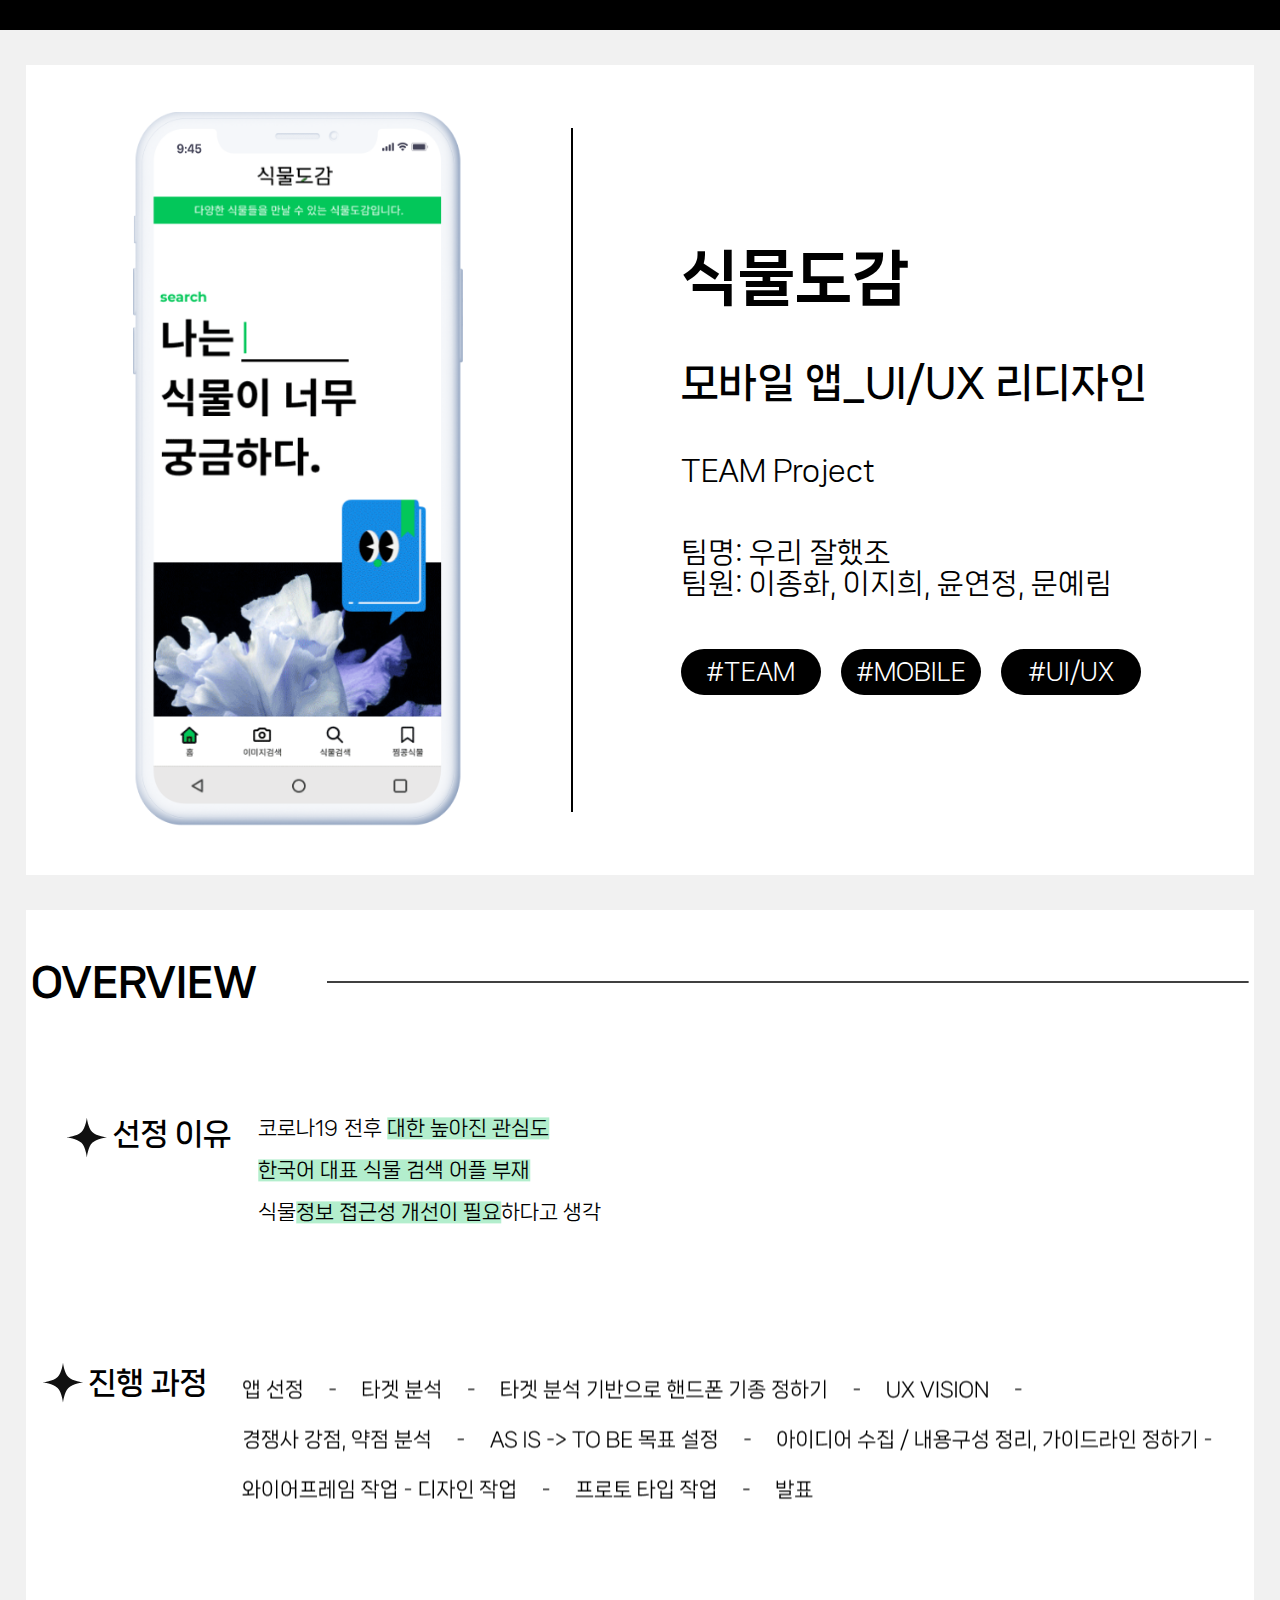
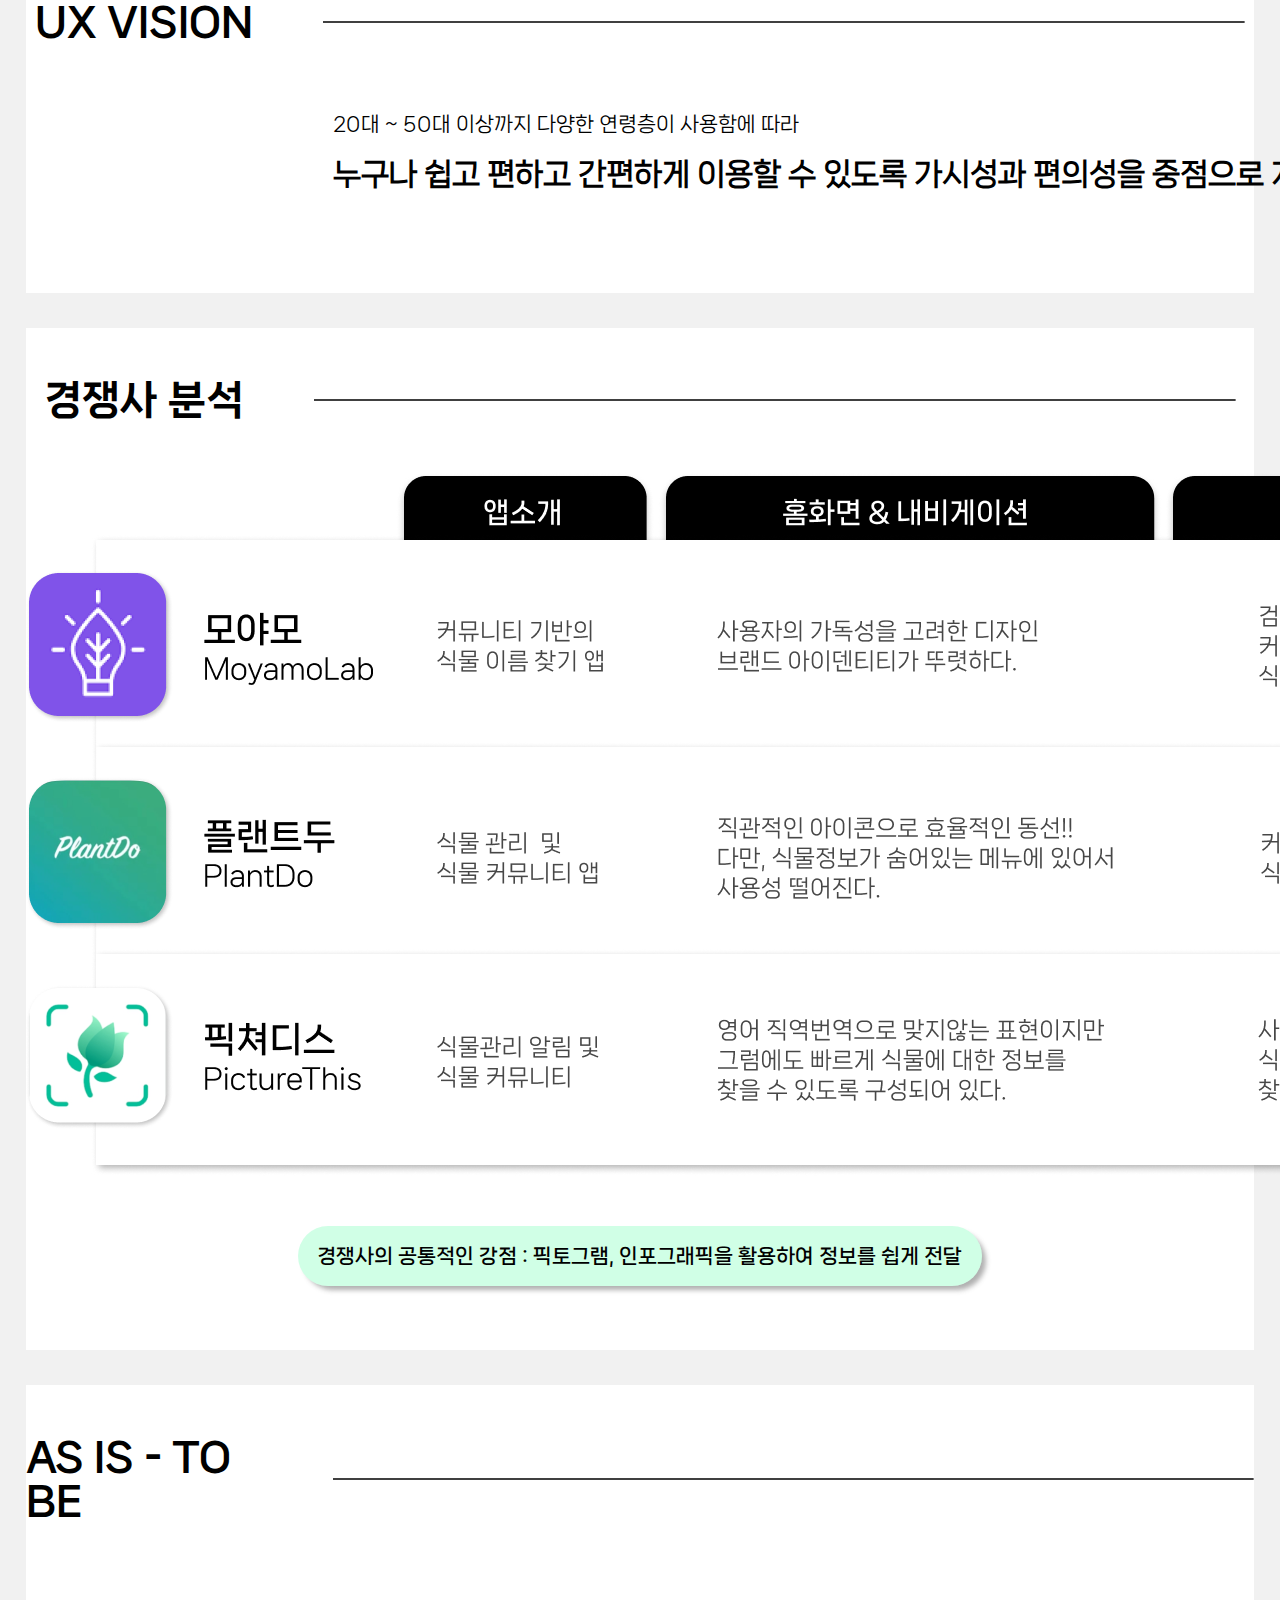
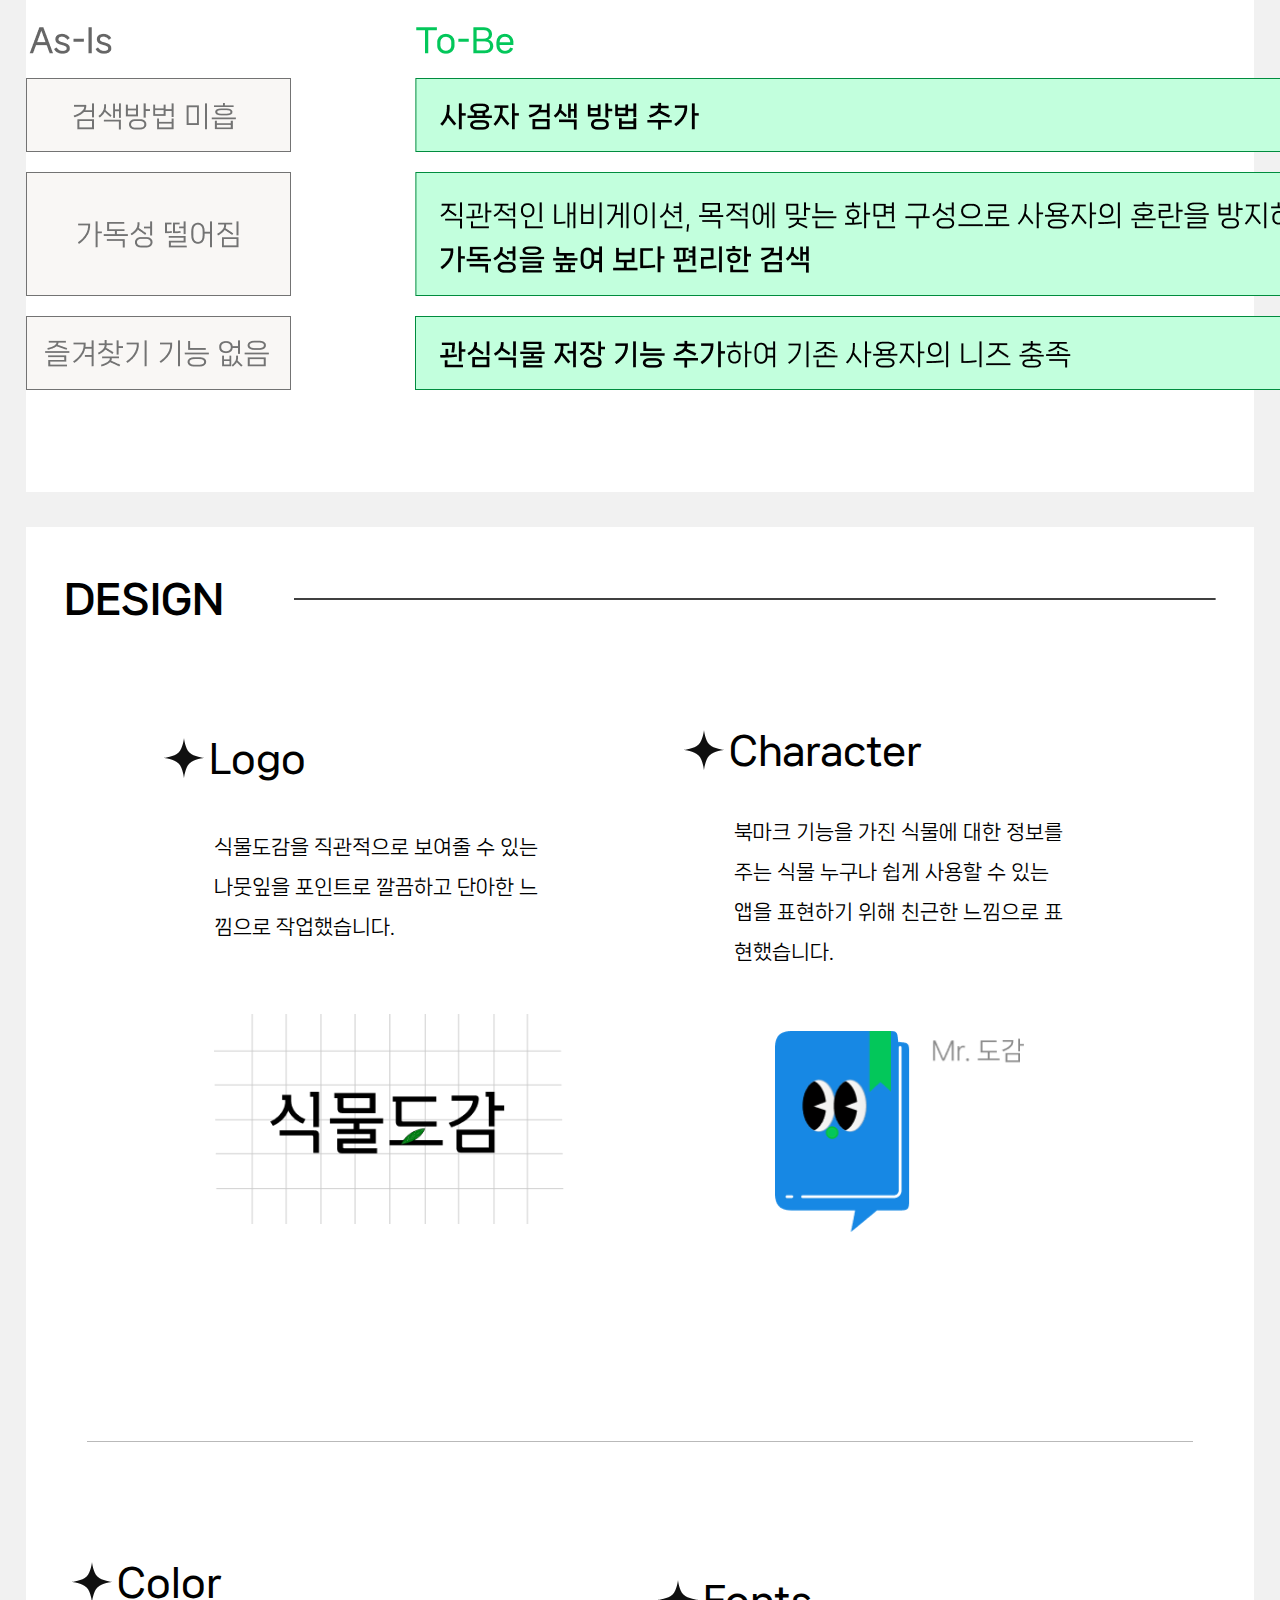
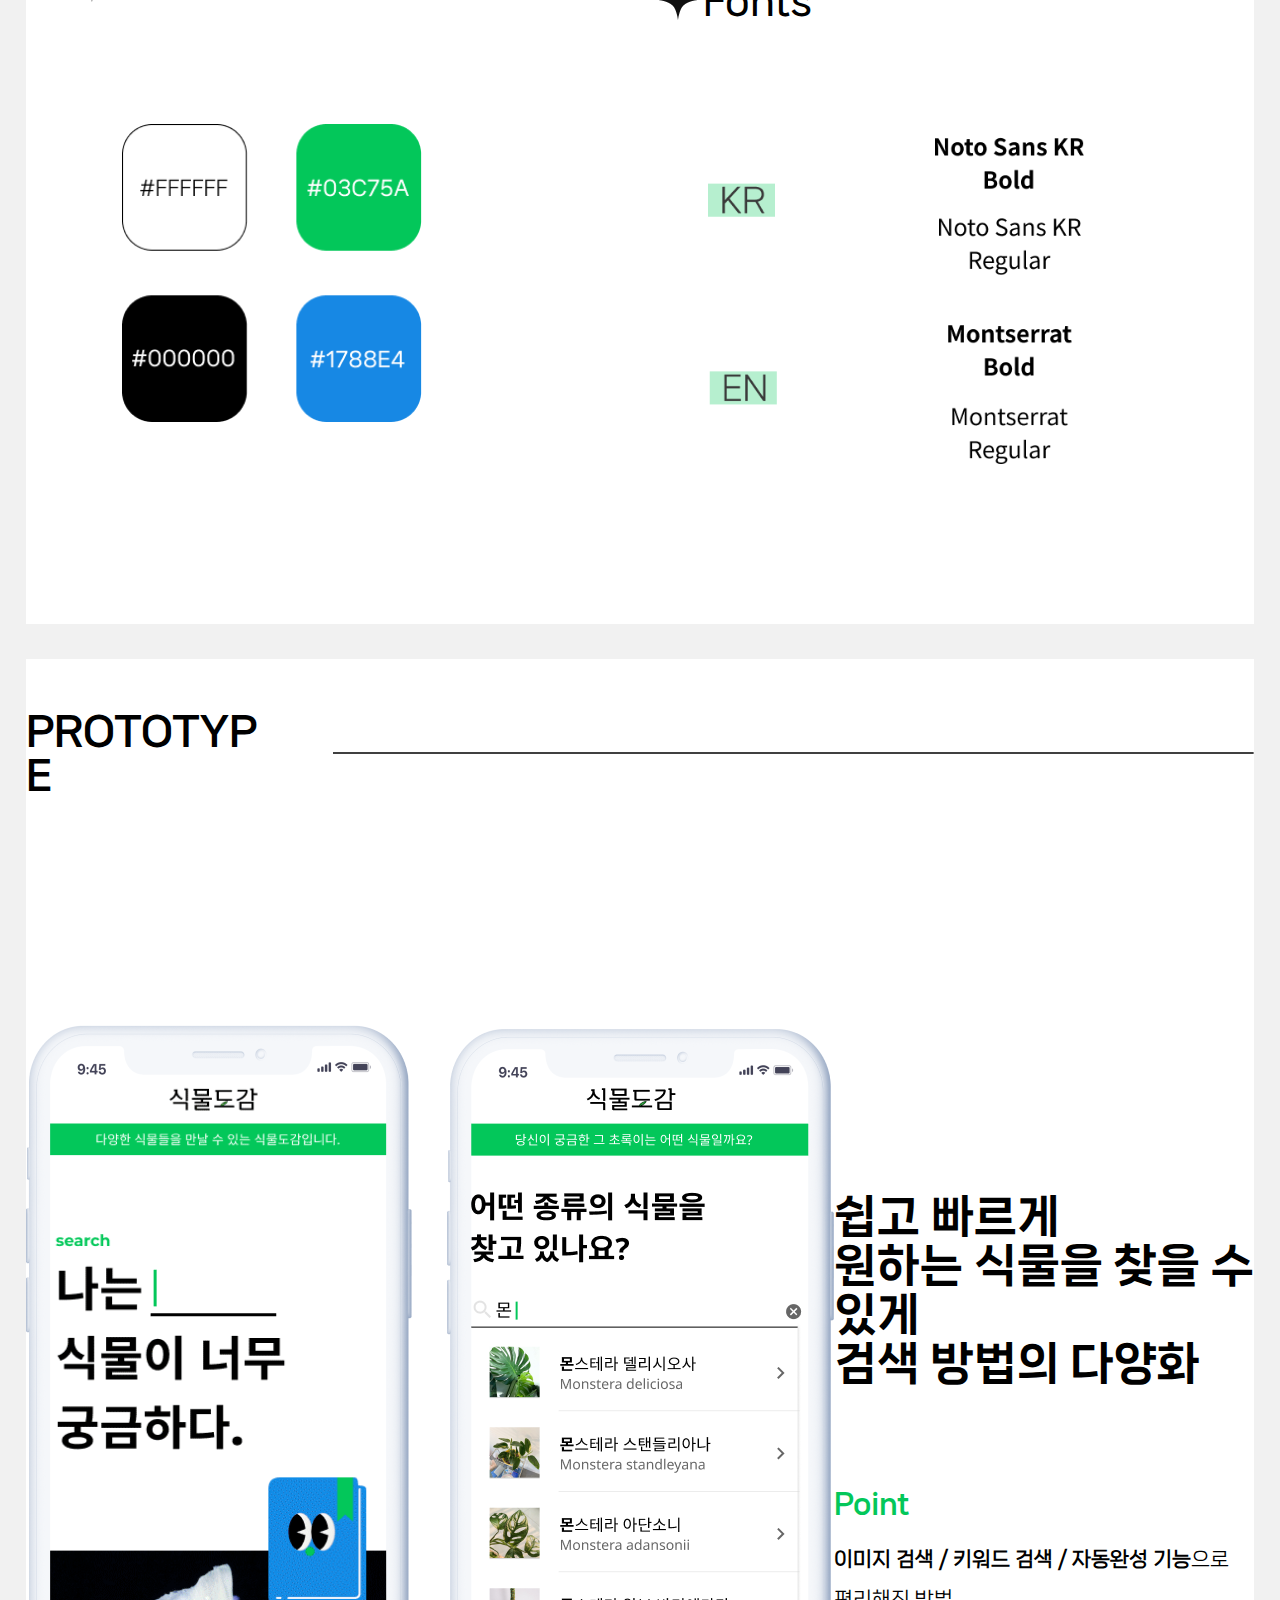
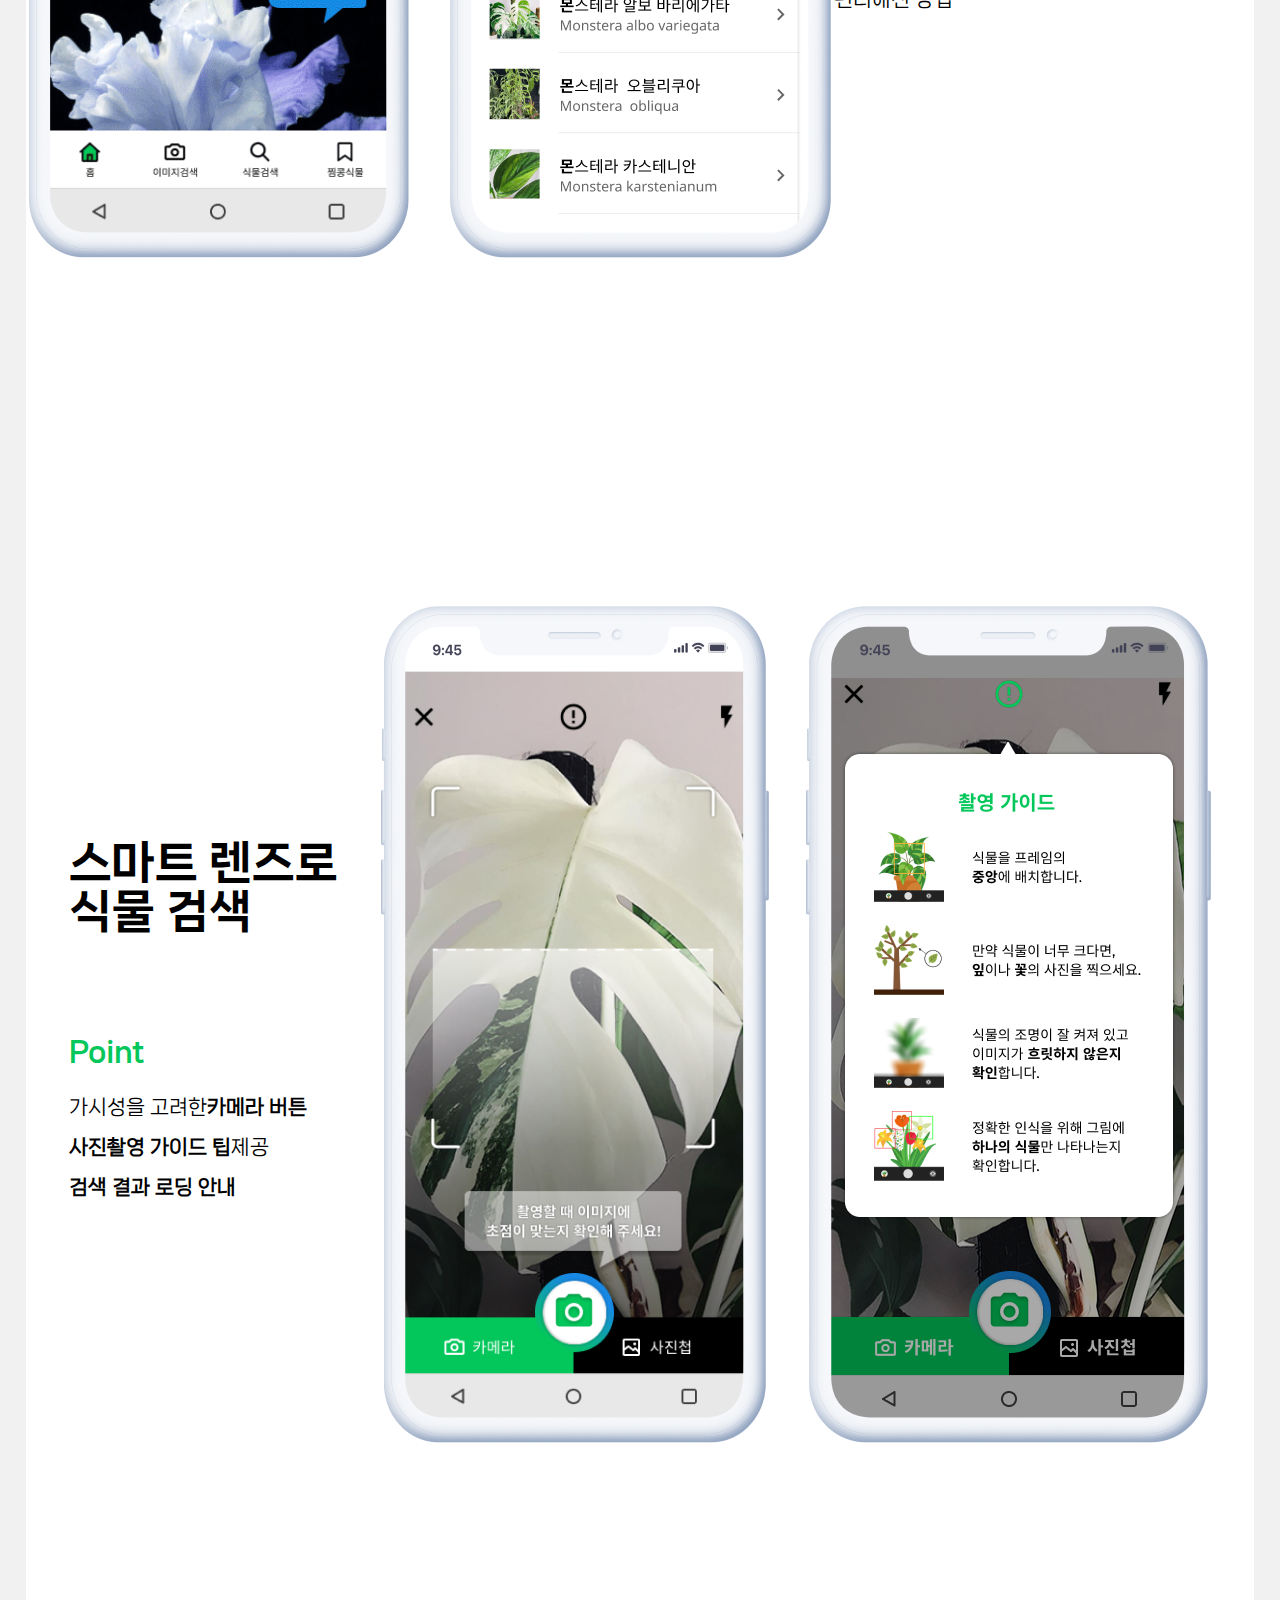
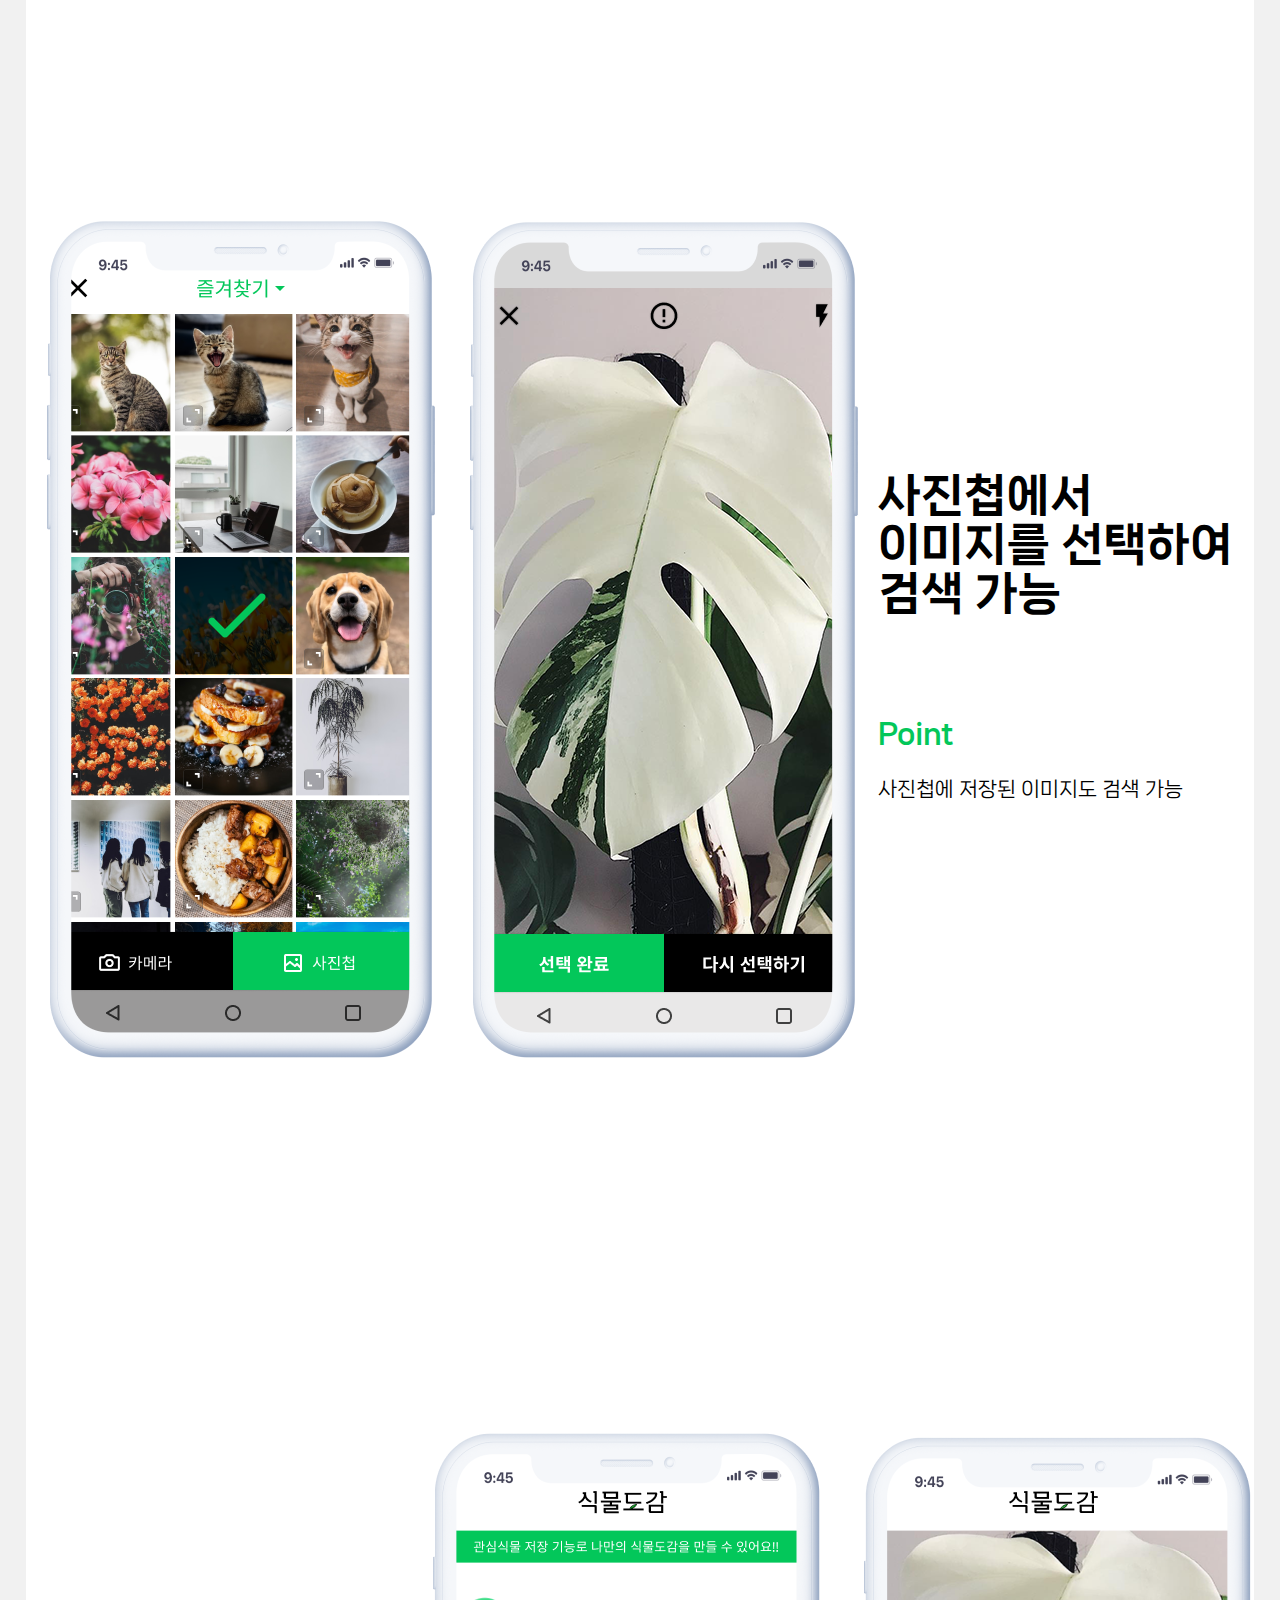
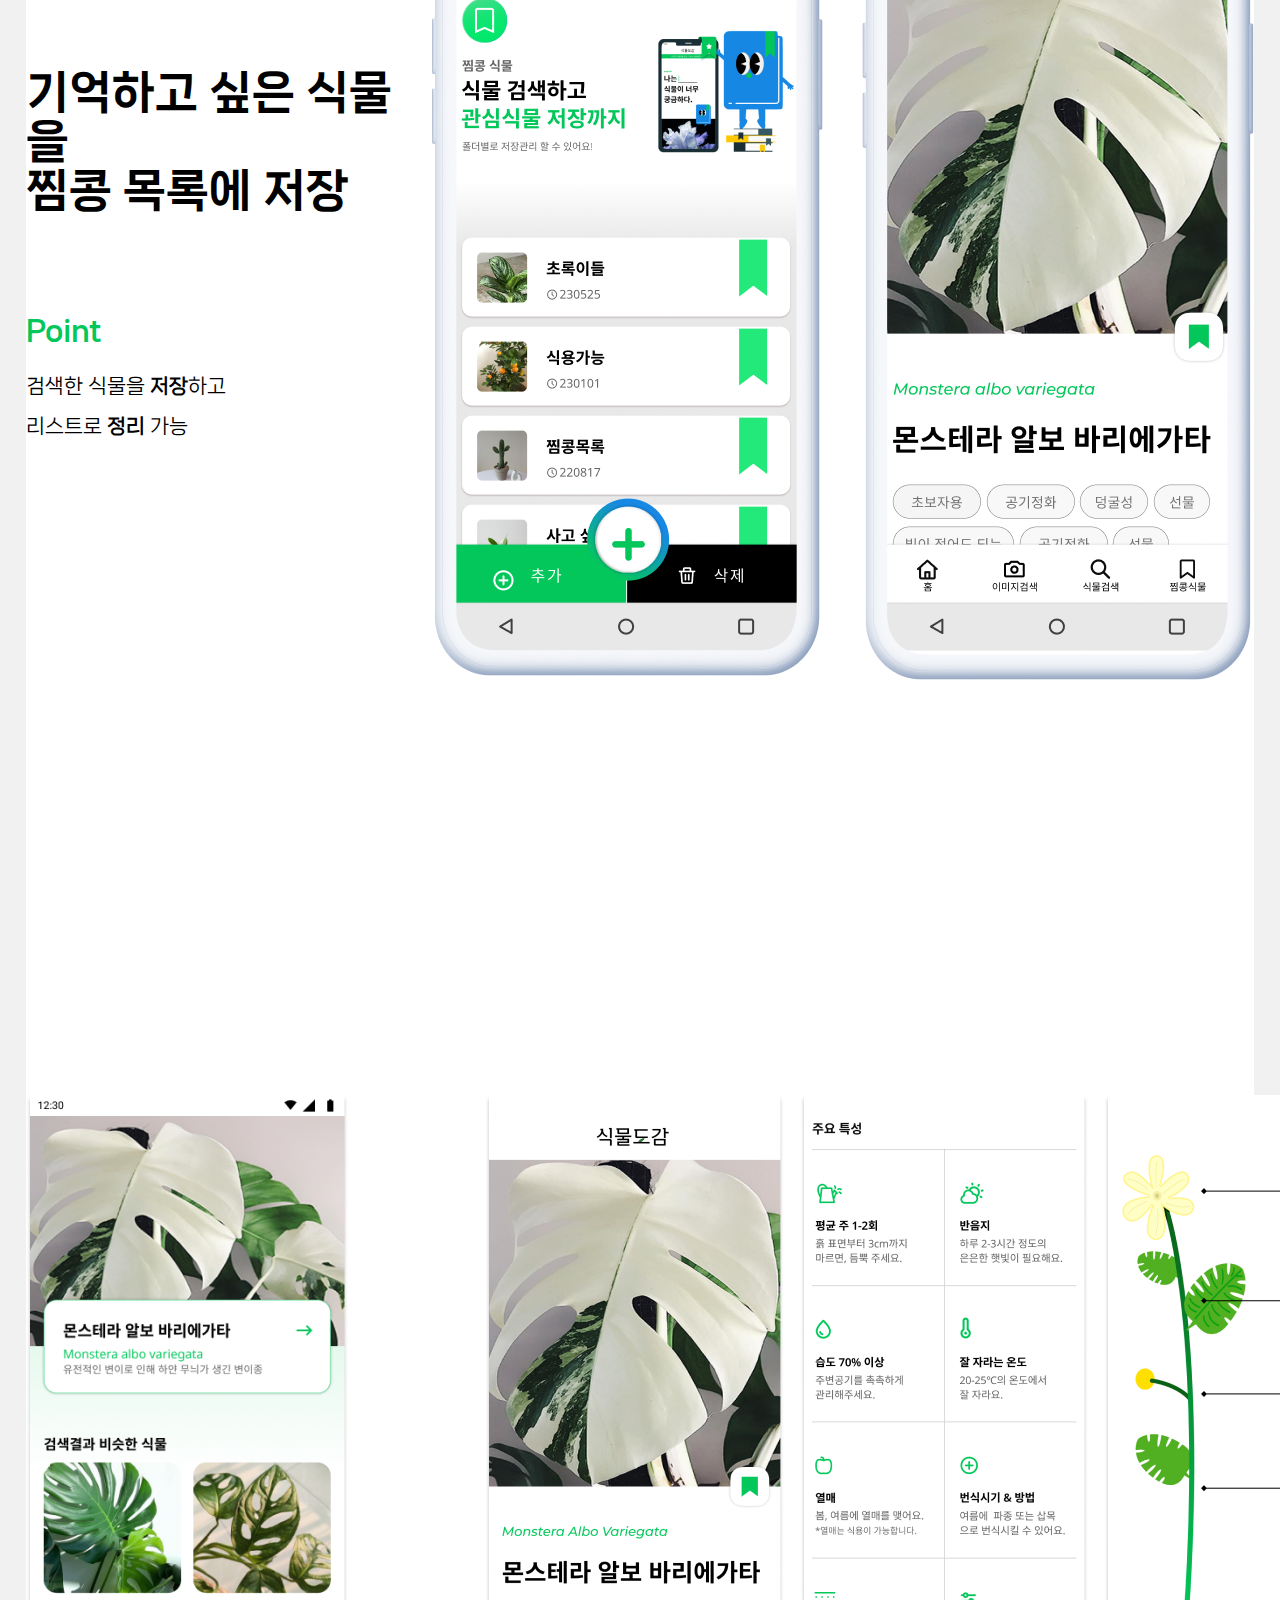
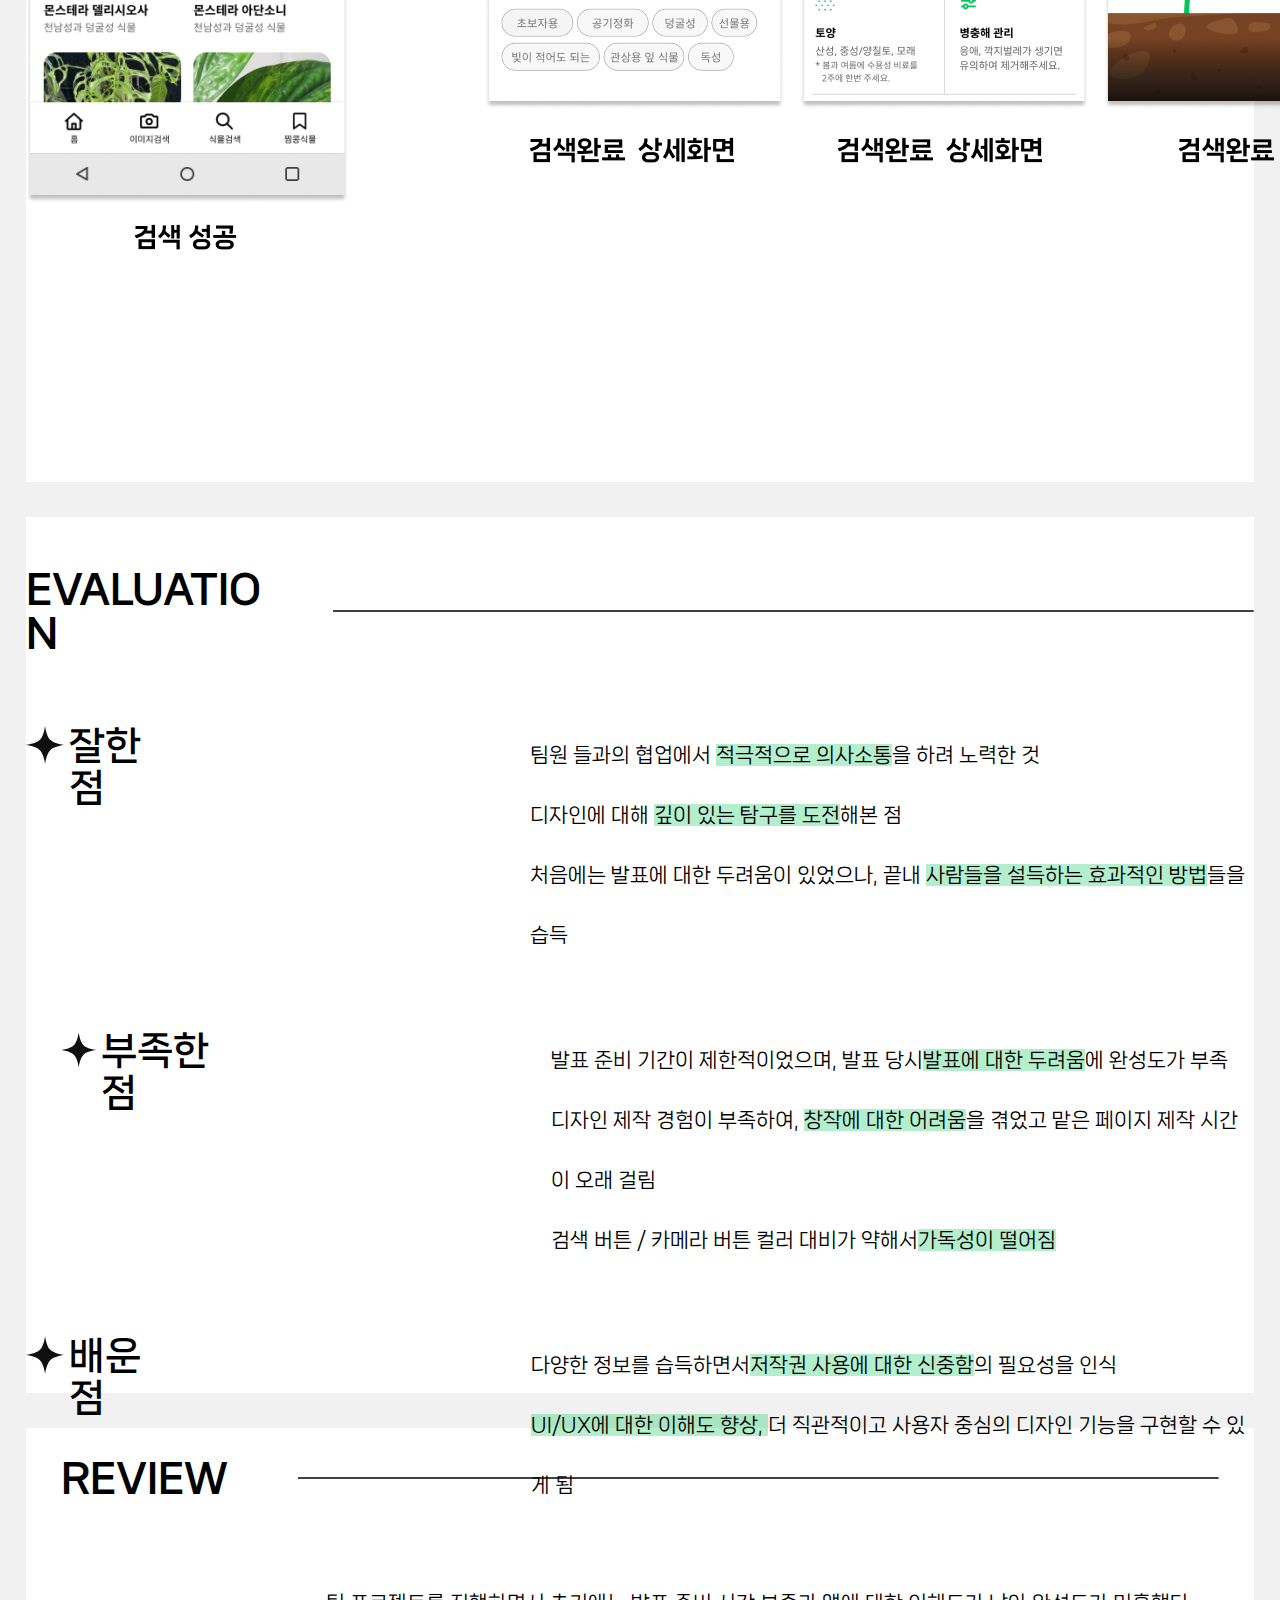
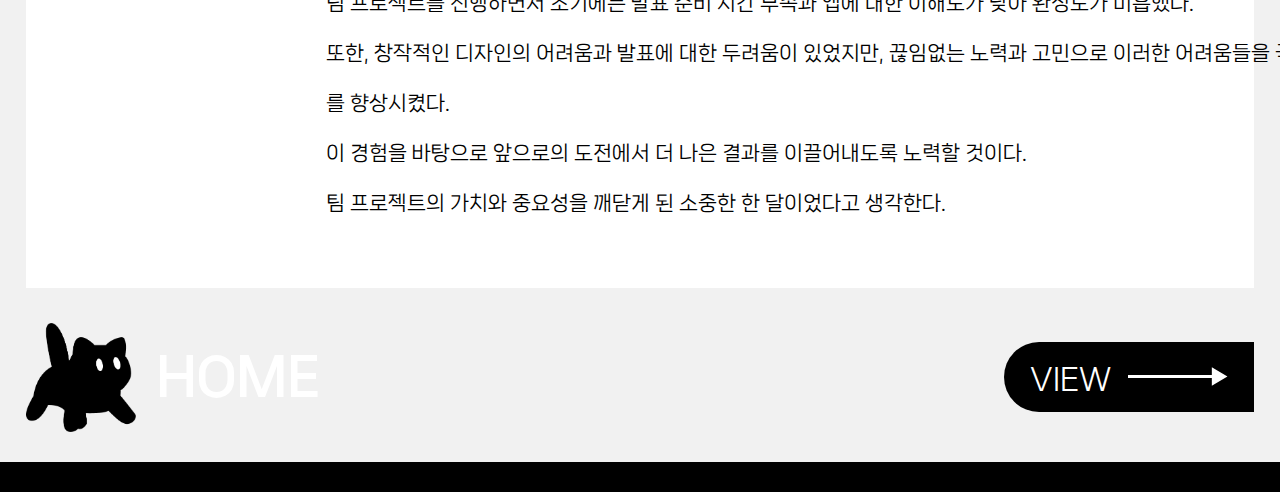
<file: project0/project0.html>
<!DOCTYPE html>
<html lang="ko">

<head>
  <meta charset="UTF-8">
  <meta http-equiv="X-UA-Compatible" content="IE=edge">
  <title>식물도감</title>
  <!-- og -->
  <!-- <meta property="og:title" content="YERIM'S PORTFOLIO">
  <meta property="og:description" content="안녕하세요. 문예림의 포트폴리오 입니다 :>">
  <meta property="og:image" content="https://nyerim.github.io/Portfolio/images/maincat.png">
  <meta property="og:url" content="https://nyerim.github.io/Portfolio/project0/project0.html"> -->

  <!-- favicon -->
  <link rel="icon" href="../images/allcat.png" type="image/x-icon">

  <!-- reset -->
  <link rel="stylesheet" href="../common/style/minireset.min.css">

  <!-- fonts -->
  <link rel="stylesheet" href="../fonts.css">

  <!-- css -->
  <link rel="stylesheet" href="./project0.css">
</head>

<body>
  <p class="hf">f</p>
  <header>
    <img src="./images/home.png" alt="식물도감 홈화면" class="home">

    <img src="./images/first-line.svg" alt="선">

    <div class="header">
      <h1>식물도감</h1>

      <h2>모바일 앱_UI/UX 리디자인</h2>

      <h3>TEAM Project</h3>

      <div class="header-h4">
        <h4>팀명: 우리 잘했조</h4>
        <h4>팀원: 이종화, 이지희, 윤연정, 문예림</h4>
      </div>

      <div class="block-3">
        <p>#TEAM</p>
        <p>#MOBILE</p>
        <p>#UI/UX</p>
      </div>
    </div>
  </header>

  <main>
    <section class="overux">

      <div class="over">

        <div class="title">
          <h1>OVERVIEW</h1>
          <img src="./images/line.svg" class="line">
        </div>

        <div class="over-1">
          <h2>
            <svg xmlns="http://www.w3.org/2000/svg" width="40" height="40" viewBox="0 0 40 40" fill="none">
              <path
                d="M20 0C20 0 21.1035 10.2999 25.4018 14.5982C29.7001 18.8965 40 20 40 20C40 20 29.7001 21.1035 25.4018 25.4018C21.1035 29.7001 20 40 20 40C20 40 18.8965 29.7001 14.5982 25.4018C10.2999 21.1035 0 20 0 20C0 20 10.2999 18.8965 14.5982 14.5982C18.8965 10.2999 20 0 20 0Z"
                fill="#101010" />
            </svg>선정 이유
          </h2>

          <ul>
            <li>코로나19 전후 <span>대한 높아진 관심도</span></li>
            <li><span>한국어 대표 식물 검색 어플 부재</span></li>
            <li>식물<span>정보 접근성 개선이 필요</span>하다고 생각</li>
          </ul>
        </div>

        <div class="over-2">
          <h2><svg xmlns="http://www.w3.org/2000/svg" width="40" height="40" viewBox="0 0 40 40" fill="none">
              <path
                d="M20 0C20 0 21.1035 10.2999 25.4018 14.5982C29.7001 18.8965 40 20 40 20C40 20 29.7001 21.1035 25.4018 25.4018C21.1035 29.7001 20 40 20 40C20 40 18.8965 29.7001 14.5982 25.4018C10.2999 21.1035 0 20 0 20C0 20 10.2999 18.8965 14.5982 14.5982C18.8965 10.2999 20 0 20 0Z"
                fill="#101010" />
            </svg>진행 과정
          </h2>

          <img src="./images/process.png" alt="진행과정">
        </div>
      </div>

      <div class="ux">
        <div class="title">
          <h1>UX VISION</h1>
          <img src="./images/line.svg" class="line">
        </div>
        <p>20대 ~ 50대 이상까지 다양한 연령층이 사용함에 따라<br><strong>누구나 쉽고 편하고 간편하게 이용할 수 있도록 가시성과 편의성을 중점으로 개선</strong></p>
      </div>
    </section>

    <section class="rival">
      <div class="title">
        <h1>경쟁사 분석</h1>
        <img src="./images/line.svg" class="line">
      </div>

      <img src="./images/rival.png" alt="식물도감앱 경쟁사 분석" class="grid">
      <p>경쟁사의 공통적인 강점 : 픽토그램, 인포그래픽을 활용하여 정보를 쉽게 전달</p>
    </section>

    <section class="asis">
      <div class="title">
        <h1>AS IS - TO BE</h1>
        <img src="./images/line.svg" class="line">
      </div>

      <img src="./images/asis.png" alt="식물도감 ASIS-TOBE" class="asis-tobe">
    </section>

    <section class="design">
      <div class="title">
        <h1>DESIGN</h1>
        <img src="./images/line.svg" class="line">
      </div>

      <div class="design-1">

        <div class="design-1-lf">
          <h2><svg xmlns="http://www.w3.org/2000/svg" width="40" height="40" viewBox="0 0 40 40" fill="none">
              <path
                d="M20 0C20 0 21.1035 10.2999 25.4018 14.5982C29.7001 18.8965 40 20 40 20C40 20 29.7001 21.1035 25.4018 25.4018C21.1035 29.7001 20 40 20 40C20 40 18.8965 29.7001 14.5982 25.4018C10.2999 21.1035 0 20 0 20C0 20 10.2999 18.8965 14.5982 14.5982C18.8965 10.2999 20 0 20 0Z"
                fill="#101010" />
            </svg>Logo
          </h2>
          <p>식물도감을 직관적으로 보여줄 수 있는 나뭇잎을 포인트로 깔끔하고 단아한 느낌으로 작업했습니다.</p>
          <img src="./images/logo.png" alt="식물도감 로고">
        </div>


        <div class="design-1-rt">
          <h2><svg xmlns="http://www.w3.org/2000/svg" width="40" height="40" viewBox="0 0 40 40" fill="none">
              <path
                d="M20 0C20 0 21.1035 10.2999 25.4018 14.5982C29.7001 18.8965 40 20 40 20C40 20 29.7001 21.1035 25.4018 25.4018C21.1035 29.7001 20 40 20 40C20 40 18.8965 29.7001 14.5982 25.4018C10.2999 21.1035 0 20 0 20C0 20 10.2999 18.8965 14.5982 14.5982C18.8965 10.2999 20 0 20 0Z"
                fill="#101010" />
            </svg>Character
          </h2>
          <p>북마크 기능을 가진 식물에 대한 정보를 주는 식물 누구나 쉽게 사용할 수 있는 앱을 표현하기 위해 친근한 느낌으로 표현했습니다.</p>
          <img src="./images/mr.png" alt="식물도감 캐릭터">
        </div>

      </div>

      <div class="design-2">
        <div class="design-2-lf">
          <h2><svg xmlns="http://www.w3.org/2000/svg" width="40" height="40" viewBox="0 0 40 40" fill="none">
              <path
                d="M20 0C20 0 21.1035 10.2999 25.4018 14.5982C29.7001 18.8965 40 20 40 20C40 20 29.7001 21.1035 25.4018 25.4018C21.1035 29.7001 20 40 20 40C20 40 18.8965 29.7001 14.5982 25.4018C10.2999 21.1035 0 20 0 20C0 20 10.2999 18.8965 14.5982 14.5982C18.8965 10.2999 20 0 20 0Z"
                fill="#101010" />
            </svg>Color
          </h2>
          <img src="./images/color.png" alt="color" class="color">
        </div>

        <div class="design-2-rt">
          <h2><svg xmlns="http://www.w3.org/2000/svg" width="40" height="40" viewBox="0 0 40 40" fill="none">
              <path
                d="M20 0C20 0 21.1035 10.2999 25.4018 14.5982C29.7001 18.8965 40 20 40 20C40 20 29.7001 21.1035 25.4018 25.4018C21.1035 29.7001 20 40 20 40C20 40 18.8965 29.7001 14.5982 25.4018C10.2999 21.1035 0 20 0 20C0 20 10.2999 18.8965 14.5982 14.5982C18.8965 10.2999 20 0 20 0Z"
                fill="#101010" />
            </svg>Fonts
          </h2>

          <img src="./images/font.png" alt="식물도감 폰트" class="font">
        </div>
      </div>
      </div>
    </section>

    <section class="prototype">
      <div class="title">
        <h1>PROTOTYPE</h1>
        <img src="./images/line.svg" class="line">
      </div>

      <div class="pro1">
        <img src="./images/pro1.png" alt="식물도감 검색화면" class="pro1-lf">
        <div class="pro1-rt">
          <h2>쉽고 빠르게<br>원하는 식물을 찾을 수 있게<br> 검색 방법의 다양화</h2>
          <div class="pro-text">
            <h4>Point</h4>
            <p><strong>이미지 검색 / 키워드 검색 / 자동완성 기능</strong>으로<br> 편리해진 방법</p>
          </div>
        </div>
      </div>

      <div class="pro2">
        <div class="pro2-lf">
          <h2>스마트 렌즈로<br>식물 검색</h2>
          <div class="pro-text">
            <h4>Point</h4>
            <p>가시성을 고려한<strong>카메라 버튼</strong><br>
              <strong>사진촬영 가이드 팁</strong>제공<br>
              <strong>검색 결과 로딩 안내</strong>
            </p>
          </div>
        </div>
        <img src="./images/pro2.png" alt="식물도감 카메라화면" class="pro2-rt">
      </div>

      <div class="pro3">
        <img src="./images/pro3.png" alt="식물도감 이미지 선택화면" class="pro3-lf">
        <div class="pro3-rt">
          <h2>사진첩에서<br>이미지를 선택하여<br>검색 가능</h2>
          <div class="pro-text">
            <h4>Point</h4>
            <p>사진첩에 저장된 이미지도 검색 가능</p>
          </div>
        </div>
      </div>

      <div class="pro4">
        <div class="pro4-lf">
          <h2>기억하고 싶은 식물을<br>찜콩 목록에 저장</h2>
          <div class="pro-text">
            <h4>Point</h4>
            <p>검색한 식물을 <strong>저장</strong>하고<br>
              리스트로 <strong>정리</strong> 가능
            </p>
          </div>
        </div>
        <img src="./images/pro4.png" alt="식물도감 저장기능" class="pro4-rt">
      </div>

      <div class="pro5">
        <img src="./images/pro5.png" alt="식물도감 상세 화면">
      </div>
    </section>

    <section class="eval">
      <div class="title">
        <h1>EVALUATION</h1>
        <img src="./images/line.svg" class="line">
      </div>

      <div class="eval-all">

        <div class="eval-1">
          <h2><svg xmlns="http://www.w3.org/2000/svg" width="40" height="40" viewBox="0 0 40 40" fill="none">
              <path
                d="M20 0C20 0 21.1035 10.2999 25.4018 14.5982C29.7001 18.8965 40 20 40 20C40 20 29.7001 21.1035 25.4018 25.4018C21.1035 29.7001 20 40 20 40C20 40 18.8965 29.7001 14.5982 25.4018C10.2999 21.1035 0 20 0 20C0 20 10.2999 18.8965 14.5982 14.5982C18.8965 10.2999 20 0 20 0Z"
                fill="#101010" />
            </svg>잘한 점
          </h2>

          <ul>
            <li>팀원 들과의 협업에서 <span>적극적으로 의사소통</span>을 하려 노력한 것</li>
            <li>디자인에 대해 <span>깊이 있는 탐구를 도전</span>해본 점</li>
            <li>처음에는 발표에 대한 두려움이 있었으나, 끝내 <span>사람들을 설득하는 효과적인 방법</span>들을 습득</li>
          </ul>
        </div>

        <div class="eval-2">
          <h2><svg xmlns="http://www.w3.org/2000/svg" width="40" height="40" viewBox="0 0 40 40" fill="none">
              <path
                d="M20 0C20 0 21.1035 10.2999 25.4018 14.5982C29.7001 18.8965 40 20 40 20C40 20 29.7001 21.1035 25.4018 25.4018C21.1035 29.7001 20 40 20 40C20 40 18.8965 29.7001 14.5982 25.4018C10.2999 21.1035 0 20 0 20C0 20 10.2999 18.8965 14.5982 14.5982C18.8965 10.2999 20 0 20 0Z"
                fill="#101010" />
            </svg>부족한 점
          </h2>

          <ul>
            <li>발표 준비 기간이 제한적이었으며, 발표 당시<span>발표에 대한 두려움</span>에 완성도가 부족</li>
            <li>디자인 제작 경험이 부족하여, <span>창작에 대한 어려움</span>을 겪었고 맡은 페이지 제작 시간이 오래 걸림</li>
            <li>검색 버튼 / 카메라 버튼 컬러 대비가 약해서<span>가독성이 떨어짐</span></li>
          </ul>
        </div>

        <div class="eval-3">
          <h2><svg xmlns="http://www.w3.org/2000/svg" width="40" height="40" viewBox="0 0 40 40" fill="none">
              <path
                d="M20 0C20 0 21.1035 10.2999 25.4018 14.5982C29.7001 18.8965 40 20 40 20C40 20 29.7001 21.1035 25.4018 25.4018C21.1035 29.7001 20 40 20 40C20 40 18.8965 29.7001 14.5982 25.4018C10.2999 21.1035 0 20 0 20C0 20 10.2999 18.8965 14.5982 14.5982C18.8965 10.2999 20 0 20 0Z"
                fill="#101010" />
            </svg>배운 점
          </h2>

          <ul>
            <li>다양한 정보를 습득하면서<span>저작권 사용에 대한 신중함</span>의 필요성을 인식</li>
            <li><span>UI/UX에 대한 이해도 향상, </span>더 직관적이고 사용자 중심의 디자인 기능을 구현할 수 있게 됨</li>
          </ul>
        </div>
      </div>
    </section>

    <section class="revi">
      <div class="title">
        <h1>REVIEW</h1>
        <img src="./images/line.svg" class="line">
      </div>

      <p>팀 프로젝트를 진행하면서 초기에는 발표 준비 시간 부족과 앱에 대한 이해도가 낮아 완성도가 미흡했다.<br>
        또한, 창작적인 디자인의 어려움과 발표에 대한 두려움이 있었지만, 끊임없는 노력과 고민으로 이러한 어려움들을 극복하고 UI/UX에 대한 이해도를 향상시켰다.<br>
        이 경험을 바탕으로 앞으로의 도전에서 더 나은 결과를 이끌어내도록 노력할 것이다.<br>
        팀 프로젝트의 가치와 중요성을 깨닫게 된 소중한 한 달이었다고 생각한다.</p>
    </section>
  </main>

  <footer>
    <div class="footer-lf">
      <img src="./images/allcat.png" alt="검은고양이">
      <h1><a href="../index.html" target="_blank">HOME</a></h1>
    </div>
    <h2><a href="#">VIEW <img src="./images/footer-arrow.svg" alt="화살표" class="arrow"></a></h2>
  </footer>

  <p class="hf">f</p>
</body>

</html>
</file>
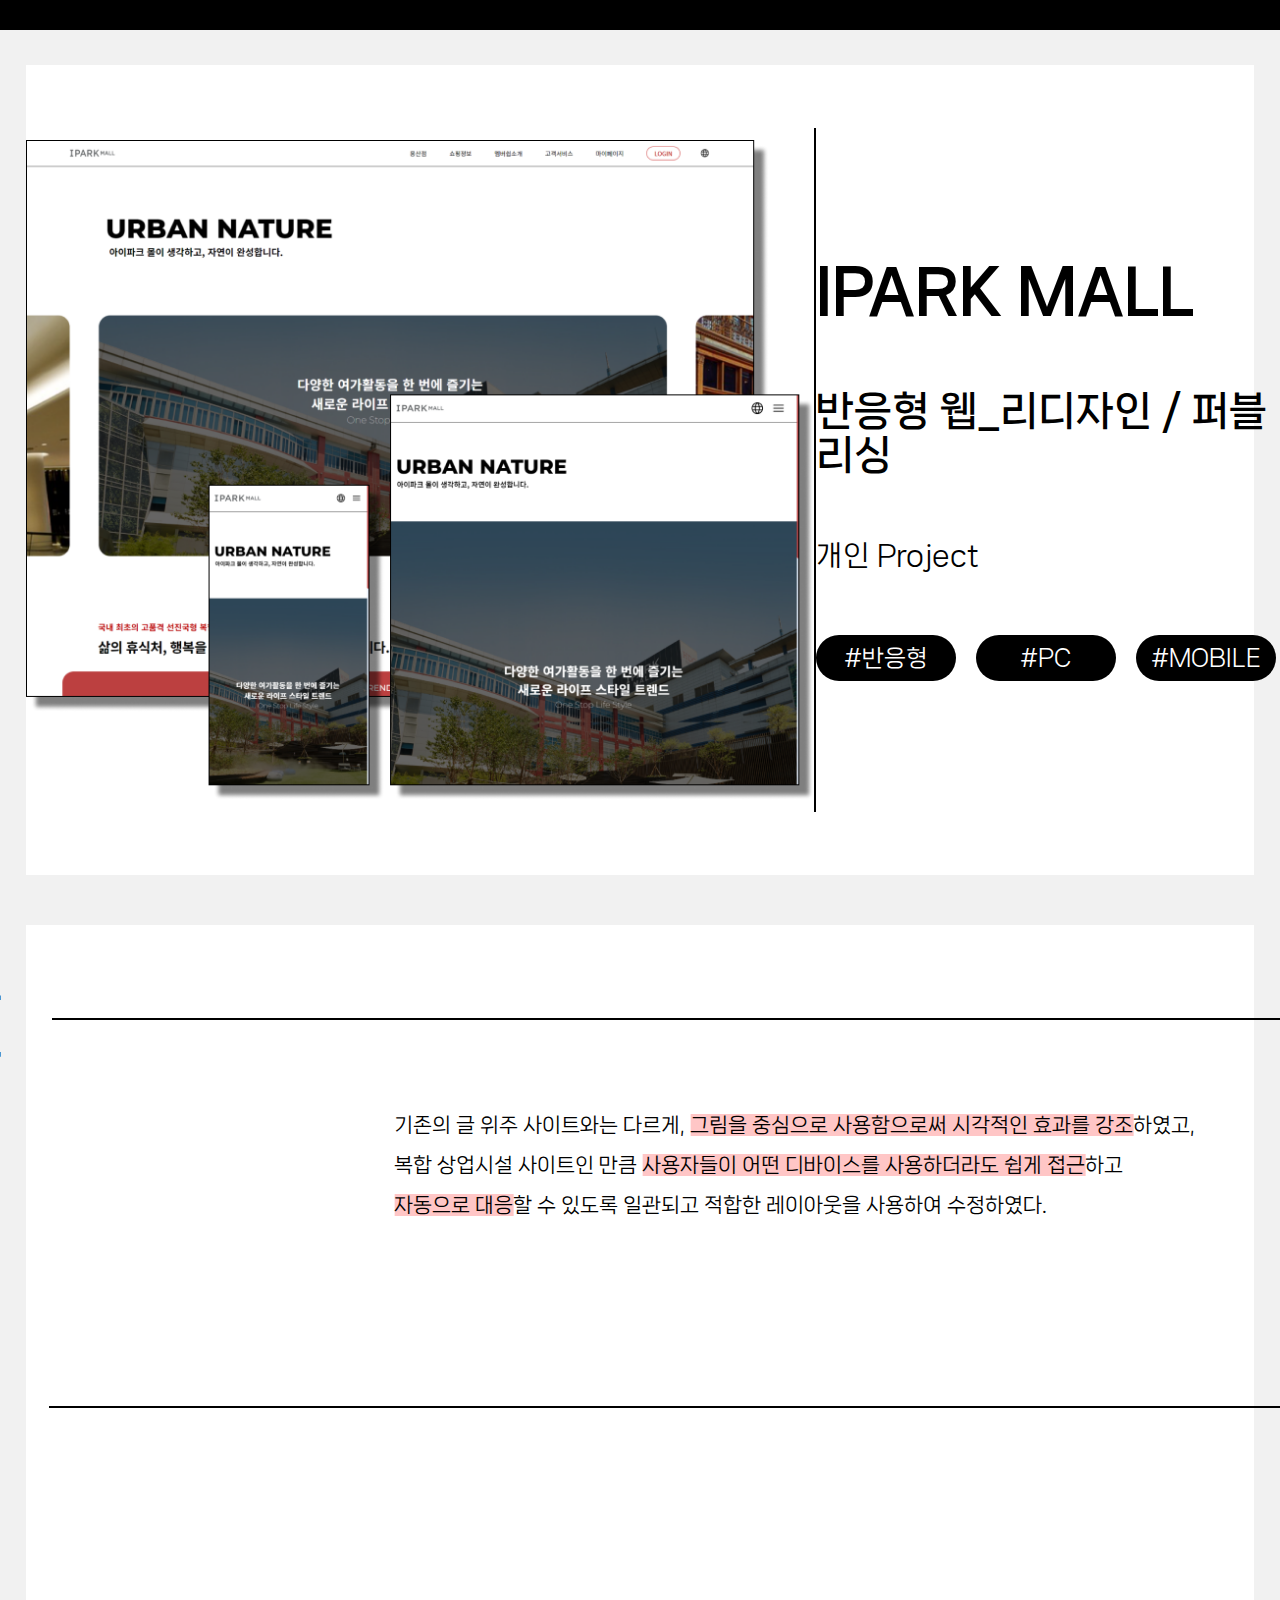
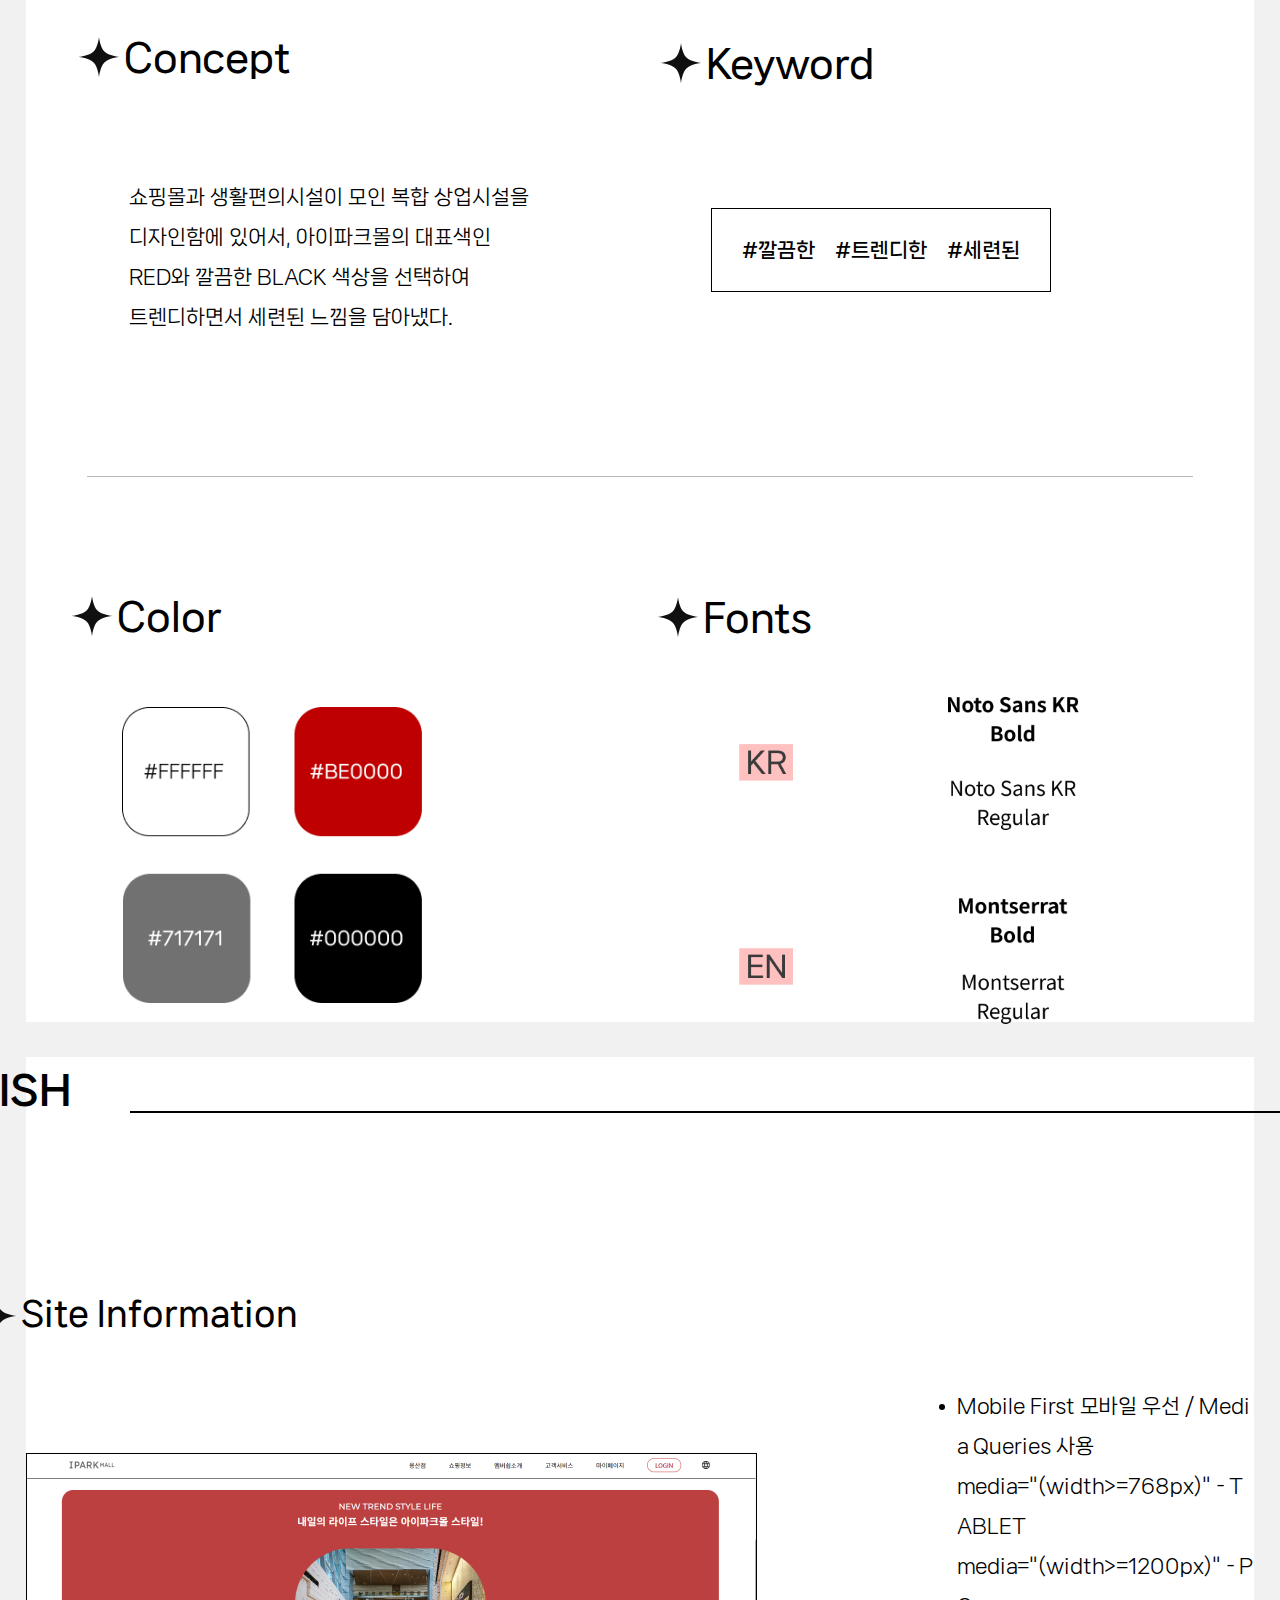
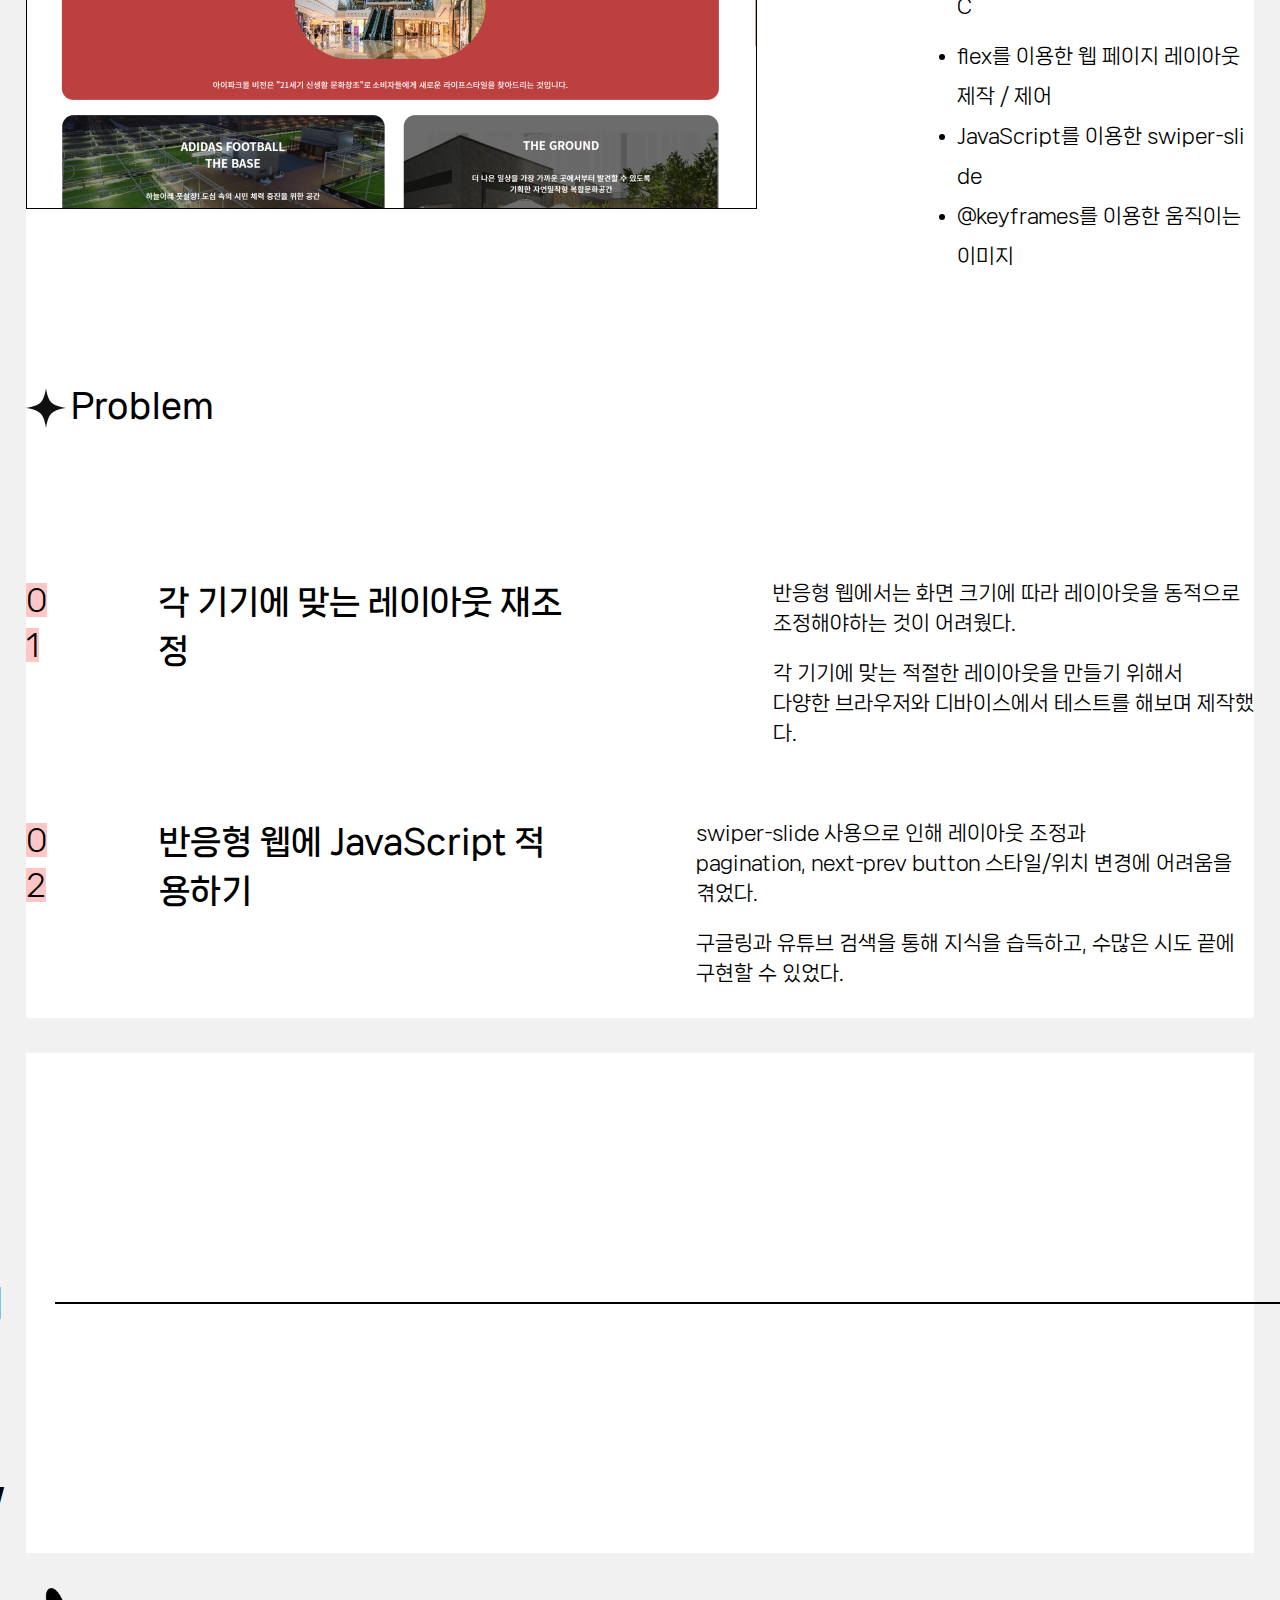
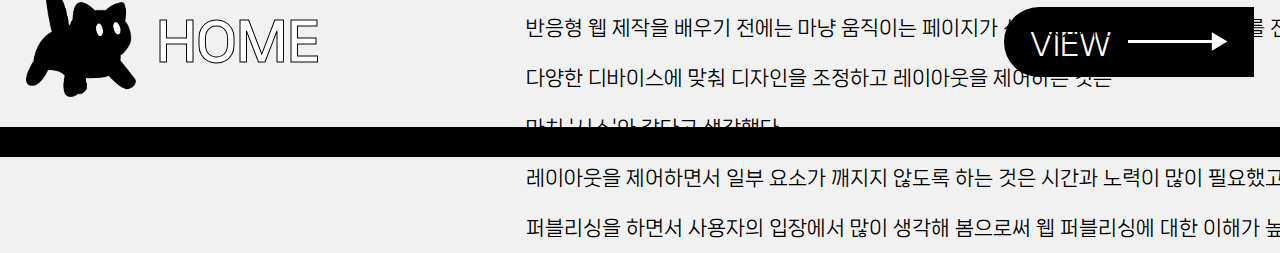
<file: project1/project1-sb.html>
<!DOCTYPE html>
<html lang="ko">

<head>
    <meta charset="UTF-8">
    <meta http-equiv="X-UA-Compatible" content="IE=edge">
    <title>IPARK MALL</title>
    <!-- og -->
    <!-- <meta property="og:title" content="YERIM'S PORTFOLIO">
    <meta property="og:description" content="안녕하세요. 문예림의 포트폴리오 입니다 :>">
    <meta property="og:image" content="https://nyerim.github.io/Portfolio/images/maincat.png">
    <meta property="og:url" content="https://nyerim.github.io/Portfolio/project0/project0.html"> -->

    <!-- favicon -->
    <link rel="icon" href="../images/allcat.png" type="image/x-icon">

    <!-- reset -->
    <link rel="stylesheet" href="../common/style/minireset.min.css">

    <!-- fonts -->
    <link rel="stylesheet" href="../fonts.css">

    <!-- css -->
    <link rel="stylesheet" href="./project1-sb.css">
</head>

<body>
    <p class="hf">f</p>
    <header>
        <img src="./images-sb/home.png" alt="아이파크몰 홈화면" class="home">

        <img src="./images-sb/first-line.svg" alt="선">

        <div class="header">
            <h1>IPARK MALL</h1>

            <h2>반응형 웹_리디자인 / 퍼블리싱</h2>

            <h3>개인 Project</h3>

            <div class="block-3">
                <p>#반응형</p>
                <p>#PC</p>
                <p>#MOBILE</p>
            </div>
        </div>
    </header>

    <main>
        <section class="goal+design">

            <div class="goal">
                <div class="title">
                    <h1>목표</h1>
                    <img src="./images-sb/line.svg" class="line">
                </div>

                <ul>
                    <li>기존의 글 위주 사이트와는 다르게, <span>그림을 중심으로 사용함으로써 시각적인 효과를 강조</span>하였고,</li>
                    <li>복합 상업시설 사이트인 만큼 <span>사용자들이 어떤 디바이스를 사용하더라도 쉽게 접근</span>하고</li>
                    <li><span>자동으로 대응</span>할 수 있도록 일관되고 적합한 레이아웃을 사용하여 수정하였다.</li>
                </ul>
            </div>

            <div class="design">
                <div class="title">
                    <h1>DESIGN</h1>
                    <img src="./images-sb/line.svg" class="line">
                </div>

                <div class="design-1">

                    <div class="design-1-lf">
                        <h2><svg xmlns="http://www.w3.org/2000/svg" width="40" height="40" viewBox="0 0 40 40"
                                fill="none">
                                <path
                                    d="M20 0C20 0 21.1035 10.2999 25.4018 14.5982C29.7001 18.8965 40 20 40 20C40 20 29.7001 21.1035 25.4018 25.4018C21.1035 29.7001 20 40 20 40C20 40 18.8965 29.7001 14.5982 25.4018C10.2999 21.1035 0 20 0 20C0 20 10.2999 18.8965 14.5982 14.5982C18.8965 10.2999 20 0 20 0Z"
                                    fill="#101010" />
                            </svg>Concept
                        </h2>
                        <p>쇼핑몰과 생활편의시설이 모인 복합 상업시설을<br>디자인함에 있어서, 아이파크몰의 대표색인<br>RED와 깔끔한 BLACK 색상을 선택하여<br>트렌디하면서 세련된
                            느낌을 담아냈다.</p>
                    </div>

                    <div class="design-1-rt">
                        <h2><svg xmlns="http://www.w3.org/2000/svg" width="40" height="40" viewBox="0 0 40 40"
                                fill="none">
                                <path
                                    d="M20 0C20 0 21.1035 10.2999 25.4018 14.5982C29.7001 18.8965 40 20 40 20C40 20 29.7001 21.1035 25.4018 25.4018C21.1035 29.7001 20 40 20 40C20 40 18.8965 29.7001 14.5982 25.4018C10.2999 21.1035 0 20 0 20C0 20 10.2999 18.8965 14.5982 14.5982C18.8965 10.2999 20 0 20 0Z"
                                    fill="#101010" />
                            </svg>Keyword
                        </h2>
                        <ul>
                            <li>#깔끔한</li>
                            <li>#트렌디한</li>
                            <li>#세련된</li>
                        </ul>
                    </div>
                </div>

                <div class="design-2">

                    <div class="design-2-lf">
                        <h2><svg xmlns="http://www.w3.org/2000/svg" width="40" height="40" viewBox="0 0 40 40"
                                fill="none">
                                <path
                                    d="M20 0C20 0 21.1035 10.2999 25.4018 14.5982C29.7001 18.8965 40 20 40 20C40 20 29.7001 21.1035 25.4018 25.4018C21.1035 29.7001 20 40 20 40C20 40 18.8965 29.7001 14.5982 25.4018C10.2999 21.1035 0 20 0 20C0 20 10.2999 18.8965 14.5982 14.5982C18.8965 10.2999 20 0 20 0Z"
                                    fill="#101010" />
                            </svg>Color
                        </h2>
                        <img src="./images-sb/color.png" alt="아이파크 몰 색깔" class="color">
                    </div>

                    <div class="design-2-rt">
                        <h2><svg xmlns="http://www.w3.org/2000/svg" width="40" height="40" viewBox="0 0 40 40"
                                fill="none">
                                <path
                                    d="M20 0C20 0 21.1035 10.2999 25.4018 14.5982C29.7001 18.8965 40 20 40 20C40 20 29.7001 21.1035 25.4018 25.4018C21.1035 29.7001 20 40 20 40C20 40 18.8965 29.7001 14.5982 25.4018C10.2999 21.1035 0 20 0 20C0 20 10.2999 18.8965 14.5982 14.5982C18.8965 10.2999 20 0 20 0Z"
                                    fill="#101010" />
                            </svg>Fonts
                        </h2>
                        <img src="./images-sb/font.png" alt="아이파크몰 폰트" class="font">
                    </div>
                </div>
            </div>
        </section>

        <section class="pub">

            <div class="title">
                <h1>PUBLISHING</h1>
                <img src="./images-sb/line.svg" class="line">
            </div>

            <div class="info">
                <h2><svg xmlns="http://www.w3.org/2000/svg" width="40" height="40" viewBox="0 0 40 40" fill="none">
                        <path
                            d="M20 0C20 0 21.1035 10.2999 25.4018 14.5982C29.7001 18.8965 40 20 40 20C40 20 29.7001 21.1035 25.4018 25.4018C21.1035 29.7001 20 40 20 40C20 40 18.8965 29.7001 14.5982 25.4018C10.2999 21.1035 0 20 0 20C0 20 10.2999 18.8965 14.5982 14.5982C18.8965 10.2999 20 0 20 0Z"
                            fill="#101010" />
                    </svg>Site Information
                </h2>

                <div class="info-text">
                    <img src="./images-sb/info.png" alt="아이파크 몰 상세페이지">
                    <ul>
                        <li>Mobile First 모바일 우선 / Media Queries 사용<br>
                            media="(width>=768px)" - TABLET<br>
                            media="(width>=1200px)" - PC
                        </li>
                        <li>flex를 이용한 웹 페이지 레이아웃 제작 / 제어</li>
                        <li>JavaScript를 이용한 swiper-slide</li>
                        <li>@keyframes를 이용한 움직이는 이미지</li>
                    </ul>
                </div>
            </div>

            <div class="pro">
                <h2><svg xmlns="http://www.w3.org/2000/svg" width="40" height="40" viewBox="0 0 40 40" fill="none">
                        <path
                            d="M20 0C20 0 21.1035 10.2999 25.4018 14.5982C29.7001 18.8965 40 20 40 20C40 20 29.7001 21.1035 25.4018 25.4018C21.1035 29.7001 20 40 20 40C20 40 18.8965 29.7001 14.5982 25.4018C10.2999 21.1035 0 20 0 20C0 20 10.2999 18.8965 14.5982 14.5982C18.8965 10.2999 20 0 20 0Z"
                            fill="#101010" />
                    </svg>Problem
                </h2>

                <div class="pro-text">

                    <div class="pro-text-1">
                        <h1><span>01</span></h1>
                        <h2>각 기기에 맞는 레이아웃 재조정</h2>
                        <div class="pro-text-gap">
                            <p>반응형 웹에서는 화면 크기에 따라 레이아웃을 동적으로<br>조정해야하는 것이 어려웠다.</p>
                            <p>각 기기에 맞는 적절한 레이아웃을 만들기 위해서<br>다양한 브라우저와 디바이스에서 테스트를 해보며 제작했다.</p>
                        </div>
                    </div>

                    <div class="pro-text-2">
                        <h1><span>02</span></h1>
                        <h2>반응형 웹에 JavaScript 적용하기</h2>
                        <div class="pro-text-gap">
                            <p>swiper-slide 사용으로 인해 레이아웃 조정과<br>pagination, next-prev button 스타일/위치 변경에 어려움을 겪었다.</p>
                            <p>구글링과 유튜브 검색을 통해 지식을 습득하고, 수많은 시도 끝에 구현할 수 있었다.</p>
                        </div>
                    </div>
                </div>
            </div>
        </section>

        <section class="revi">
            <div class="title">
                <h1>REVIEW</h1>
                <img src="./images-sb/line.svg" class="line">
            </div>

            <div class="footer-text">
                <p>반응형 웹 제작을 배우기 전에는 마냥 움직이는 페이지가 신기했었지만, 직접 프로젝트를 진행하면서<br>
                    다양한 디바이스에 맞춰 디자인을 조정하고 레이아웃을 제어하는 것은<br>
                    마치 '시소'와 같다고 생각했다.
                </p>
                <p>
                    레이아웃을 제어하면서 일부 요소가 깨지지 않도록 하는 것은 시간과 노력이 많이 필요했고,<br>
                    퍼블리싱을 하면서 사용자의 입장에서 많이 생각해 봄으로써 웹 퍼블리싱에 대한 이해가 높아진 프로젝트였다.
                </p>
            </div>
        </section>
    </main>

    <footer>
        <div class="footer-lf">
            <img src="./images-sb/allcat.png" alt="검은고양이">
            <h1><a href="../index.html" target="_blank">HOME</a></h1>
        </div>
        <h2><a href="#">VIEW <img src="./images-sb/footer-arrow.svg" alt="화살표" class="arrow"></a></h2>
    </footer>

    <p class="hf">f</p>
</body>

</html>
</file>
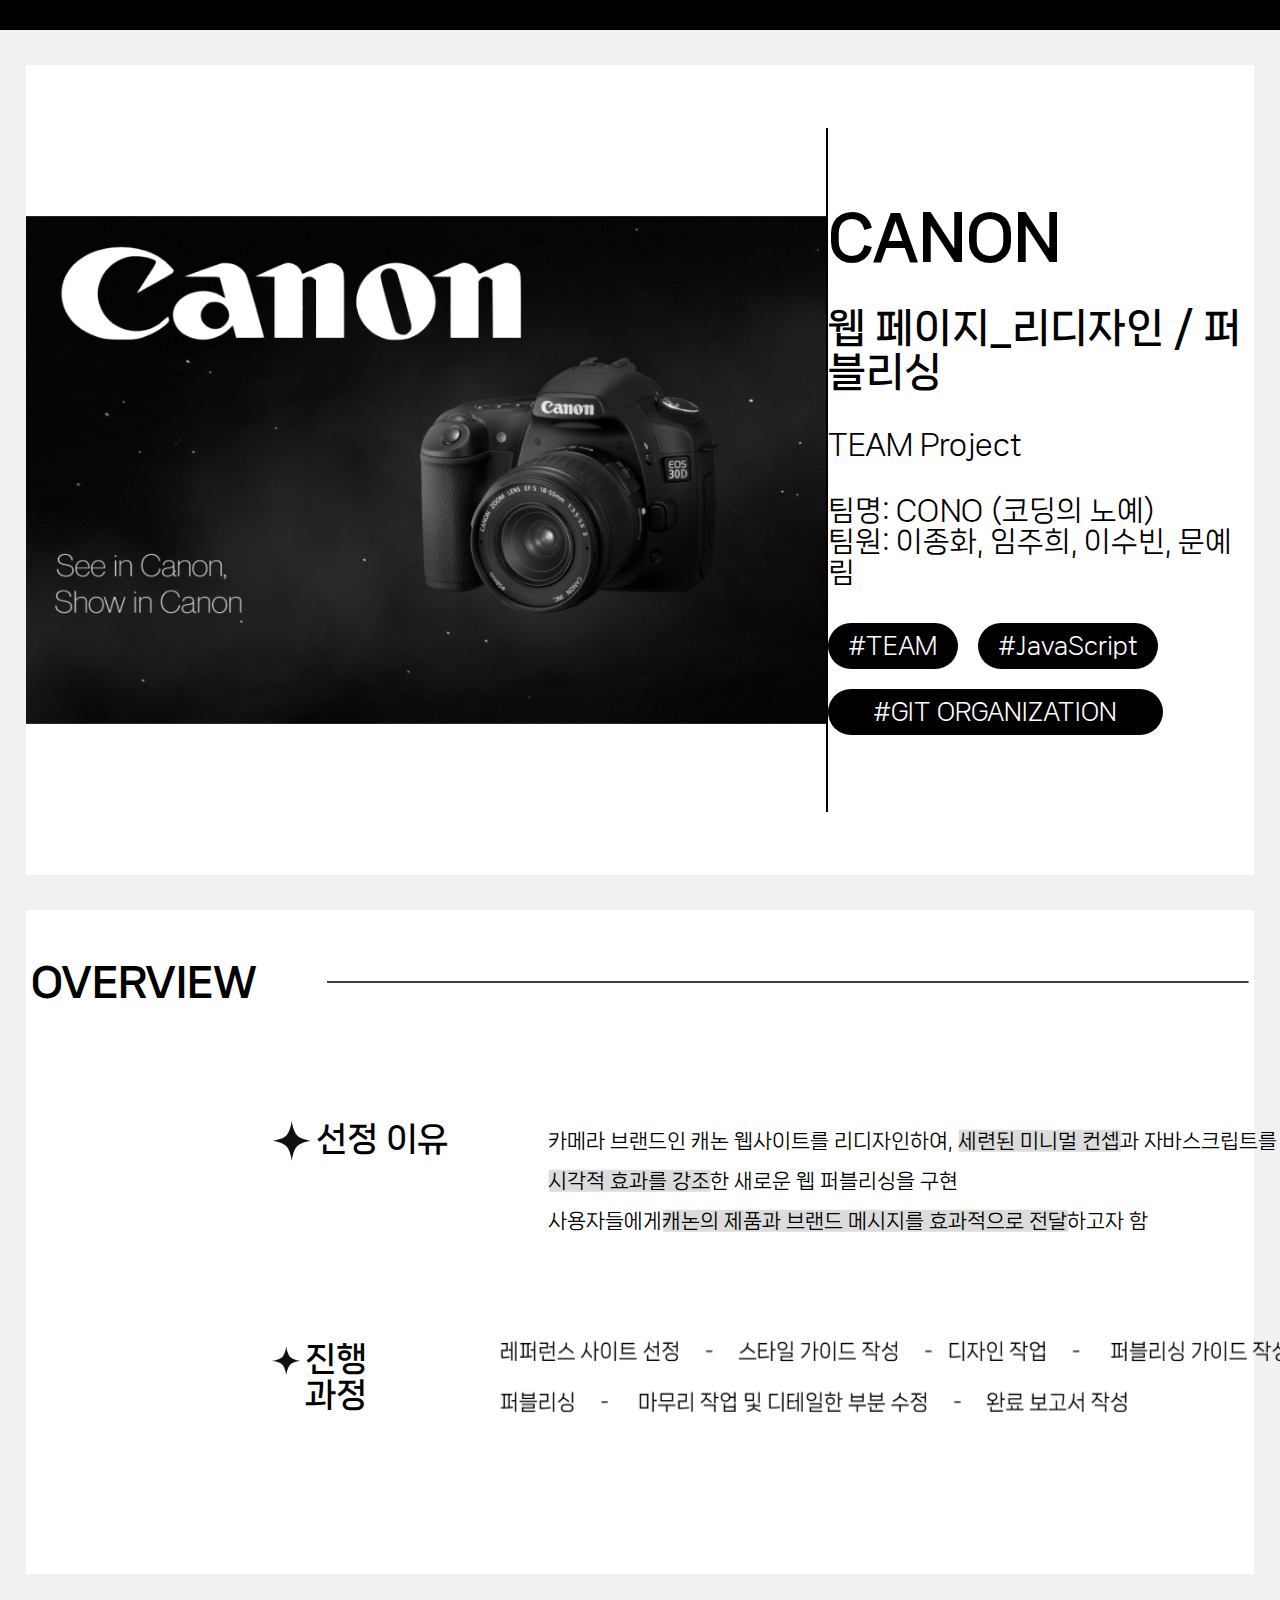
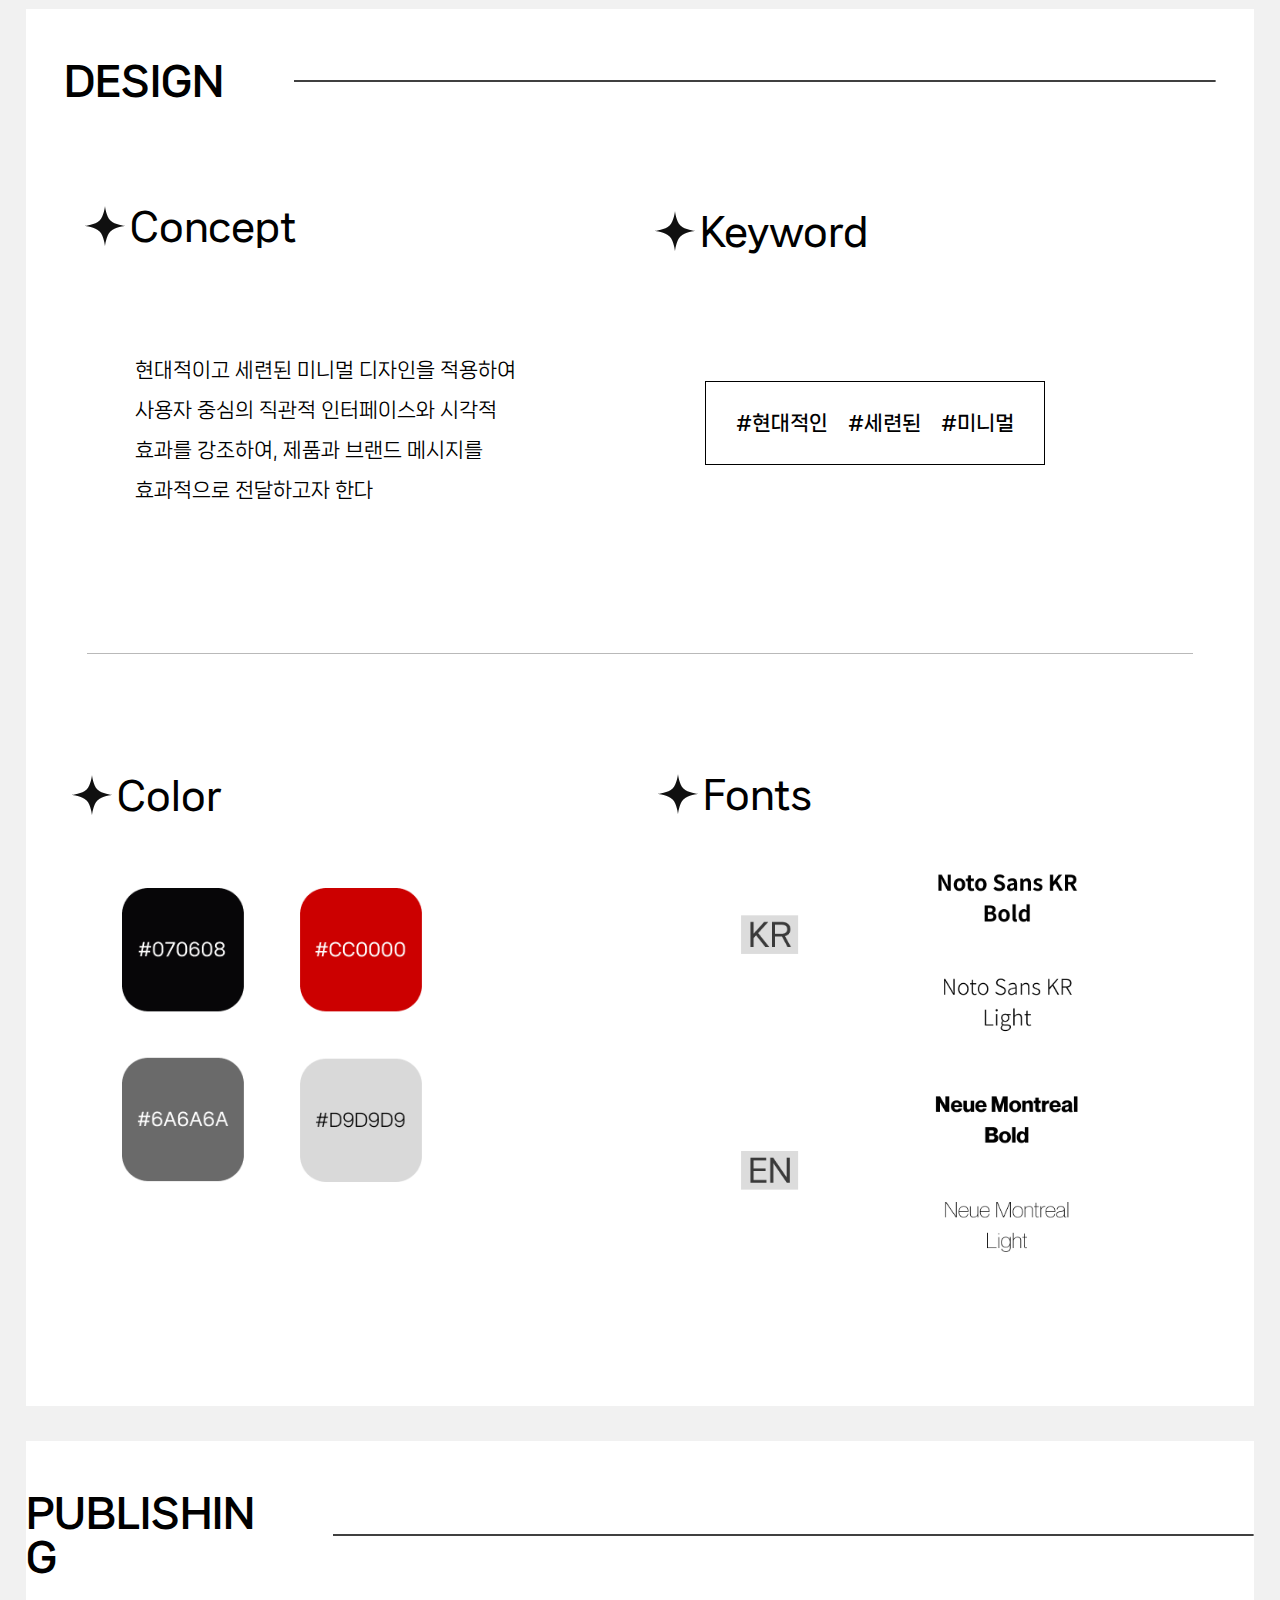
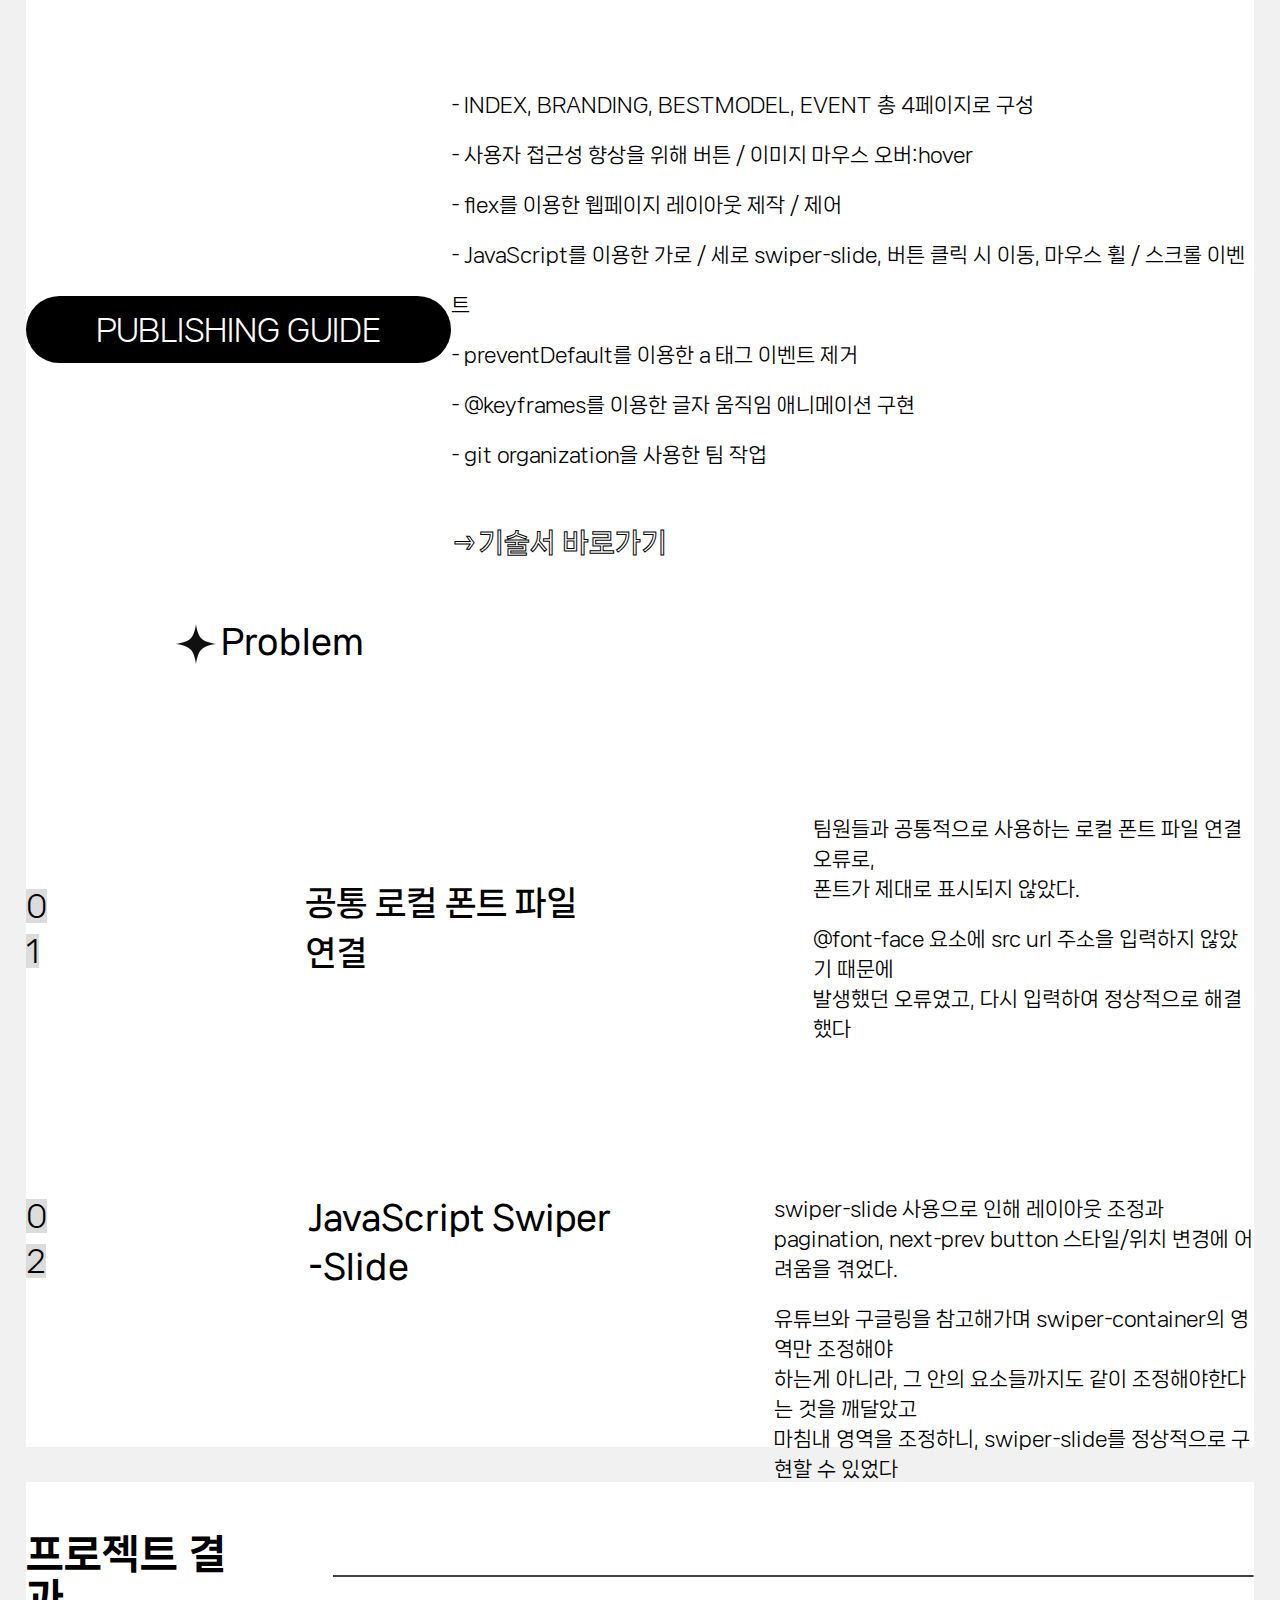
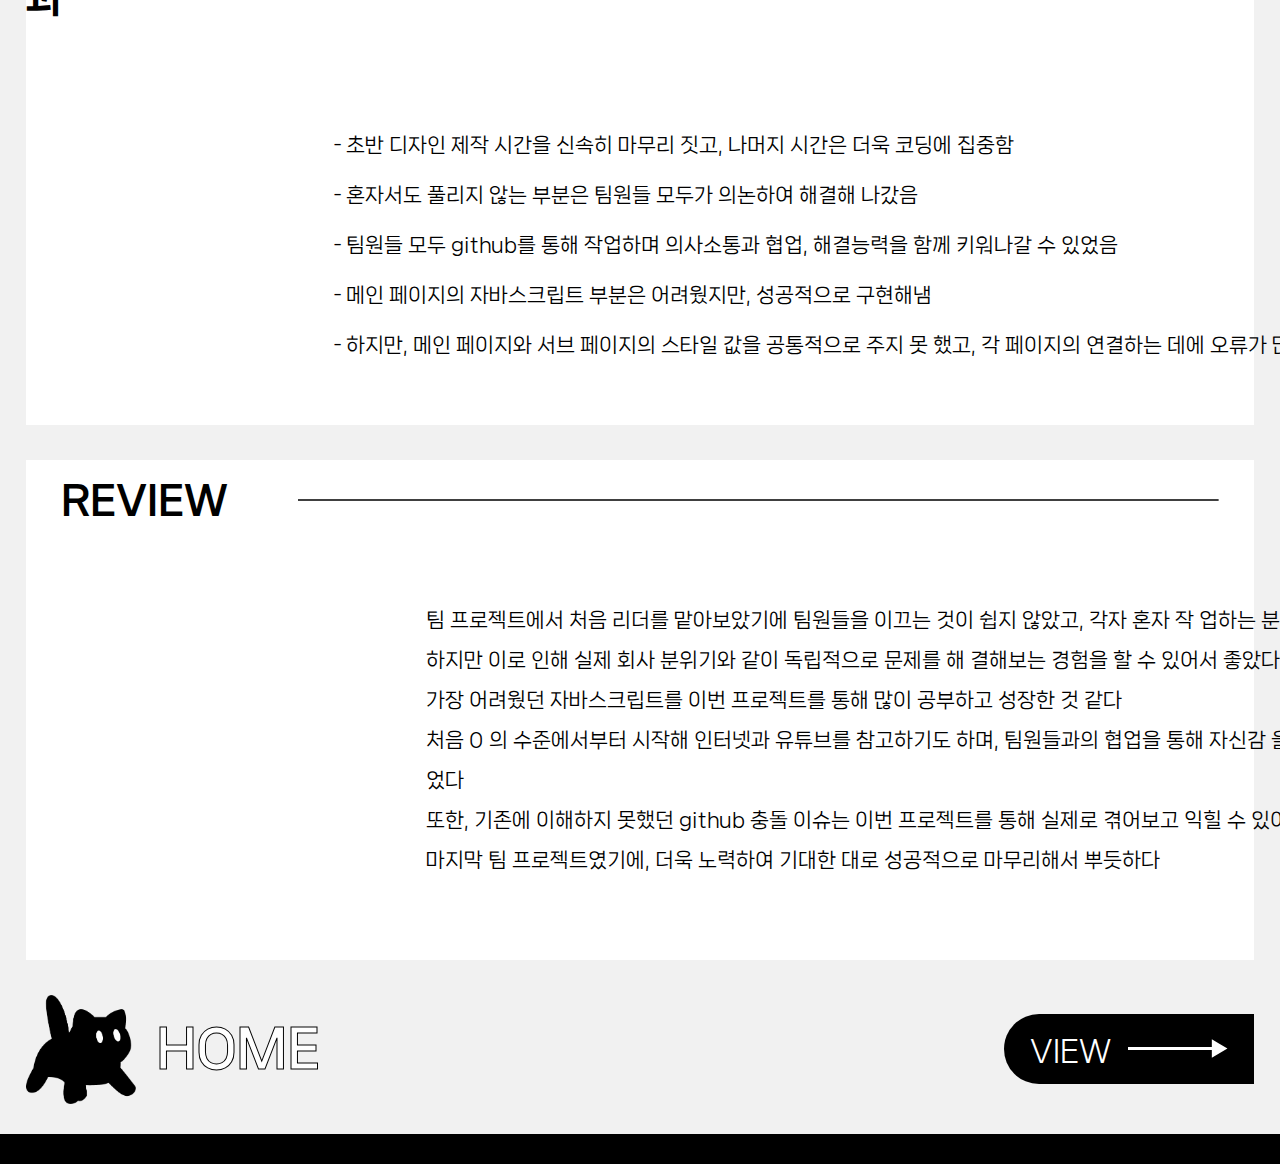
<file: project2/project2.html>
<!DOCTYPE html>
<html lang="ko">

<head>
  <meta charset="UTF-8">
  <meta http-equiv="X-UA-Compatible" content="IE=edge">
  <title>CANON</title>
  <!-- og -->
  <!-- <meta property="og:title" content="YERIM'S PORTFOLIO">
  <meta property="og:description" content="안녕하세요. 문예림의 포트폴리오 입니다 :>">
  <meta property="og:image" content="https://nyerim.github.io/Portfolio/images/maincat.png">
  <meta property="og:url" content="https://nyerim.github.io/Portfolio/project0/project0.html"> -->

  <!-- favicon -->
  <link rel="icon" href="../images/allcat.png" type="image/x-icon">

  <!-- reset -->
  <link rel="stylesheet" href="../common/style/minireset.min.css">

  <!-- fonts -->
  <link rel="stylesheet" href="../fonts.css">

  <!-- css -->
  <link rel="stylesheet" href="./project2.css">
</head>

<body>
  <p class="hf">f</p>
  <header>
    <img src="./images/home.png" alt="식물도감 홈화면" class="home">

    <img src="./images/first-line.svg" alt="선">

    <div class="header">
      <h1>CANON</h1>

      <h2>웹 페이지_리디자인 / 퍼블리싱</h2>

      <h3>TEAM Project</h3>

      <div class="header-h4">
        <h4>팀명: CONO (코딩의 노예)</h4>
        <h4>팀원: 이종화, 임주희, 이수빈, 문예림</h4>
      </div>

      <div class="block-3">
        <div class="block-2">
          <p>#TEAM</p>
          <p>#JavaScript</p>
        </div>
        <p>#GIT ORGANIZATION</p>
      </div>
    </div>
  </header>

  <main>
    <section class="over">

      <div class="title">
        <h1>OVERVIEW</h1>
        <img src="./images/line.svg" class="line">
      </div>

      <div class="over-all">
        <div class="over-1">
          <h2>
            <svg xmlns="http://www.w3.org/2000/svg" width="40" height="40" viewBox="0 0 40 40" fill="none">
              <path
                d="M20 0C20 0 21.1035 10.2999 25.4018 14.5982C29.7001 18.8965 40 20 40 20C40 20 29.7001 21.1035 25.4018 25.4018C21.1035 29.7001 20 40 20 40C20 40 18.8965 29.7001 14.5982 25.4018C10.2999 21.1035 0 20 0 20C0 20 10.2999 18.8965 14.5982 14.5982C18.8965 10.2999 20 0 20 0Z"
                fill="#101010" />
            </svg>선정 이유
          </h2>

          <ul>
            <li>카메라 브랜드인 캐논 웹사이트를 리디자인하여, <span>세련된 미니멀 컨셉</span>과 자바스크립트를 이용해</li>
            <li><span>시각적 효과를 강조</span>한 새로운 웹 퍼블리싱을 구현</li>
            <li>사용자들에게<span>캐논의 제품과 브랜드 메시지를 효과적으로 전달</span>하고자 함</li>
          </ul>
        </div>

        <div class="over-2">
          <h2><svg xmlns="http://www.w3.org/2000/svg" width="40" height="40" viewBox="0 0 40 40" fill="none">
              <path
                d="M20 0C20 0 21.1035 10.2999 25.4018 14.5982C29.7001 18.8965 40 20 40 20C40 20 29.7001 21.1035 25.4018 25.4018C21.1035 29.7001 20 40 20 40C20 40 18.8965 29.7001 14.5982 25.4018C10.2999 21.1035 0 20 0 20C0 20 10.2999 18.8965 14.5982 14.5982C18.8965 10.2999 20 0 20 0Z"
                fill="#101010" />
            </svg>진행 과정
          </h2>

          <img src="./images/process.png" alt="진행과정">
        </div>
      </div>
    </section>

    <section class="design">
      <div class="title">
        <h1>DESIGN</h1>
        <img src="./images/line.svg" class="line">
      </div>

      <div class="design-1">

        <div class="design-1-lf">
          <h2><svg xmlns="http://www.w3.org/2000/svg" width="40" height="40" viewBox="0 0 40 40" fill="none">
              <path
                d="M20 0C20 0 21.1035 10.2999 25.4018 14.5982C29.7001 18.8965 40 20 40 20C40 20 29.7001 21.1035 25.4018 25.4018C21.1035 29.7001 20 40 20 40C20 40 18.8965 29.7001 14.5982 25.4018C10.2999 21.1035 0 20 0 20C0 20 10.2999 18.8965 14.5982 14.5982C18.8965 10.2999 20 0 20 0Z"
                fill="#101010" />
            </svg>Concept
          </h2>
          <p>현대적이고 세련된 미니멀 디자인을 적용하여<br>사용자 중심의 직관적 인터페이스와 시각적<br>효과를 강조하여, 제품과 브랜드 메시지를<br>효과적으로 전달하고자 한다</p>
        </div>

        <div class="design-1-rt">
          <h2><svg xmlns="http://www.w3.org/2000/svg" width="40" height="40" viewBox="0 0 40 40" fill="none">
              <path
                d="M20 0C20 0 21.1035 10.2999 25.4018 14.5982C29.7001 18.8965 40 20 40 20C40 20 29.7001 21.1035 25.4018 25.4018C21.1035 29.7001 20 40 20 40C20 40 18.8965 29.7001 14.5982 25.4018C10.2999 21.1035 0 20 0 20C0 20 10.2999 18.8965 14.5982 14.5982C18.8965 10.2999 20 0 20 0Z"
                fill="#101010" />
            </svg>Keyword
          </h2>
          <ul>
            <li>#현대적인</li>
            <li>#세련된</li>
            <li>#미니멀</li>
          </ul>
        </div>
      </div>

      <div class="design-2">

        <div class="design-2-lf">
          <h2><svg xmlns="http://www.w3.org/2000/svg" width="40" height="40" viewBox="0 0 40 40" fill="none">
              <path
                d="M20 0C20 0 21.1035 10.2999 25.4018 14.5982C29.7001 18.8965 40 20 40 20C40 20 29.7001 21.1035 25.4018 25.4018C21.1035 29.7001 20 40 20 40C20 40 18.8965 29.7001 14.5982 25.4018C10.2999 21.1035 0 20 0 20C0 20 10.2999 18.8965 14.5982 14.5982C18.8965 10.2999 20 0 20 0Z"
                fill="#101010" />
            </svg>Color
          </h2>
          <img src="./images/color.png" alt="아이파크 몰 색깔" class="color">
        </div>

        <div class="design-2-rt">
          <h2><svg xmlns="http://www.w3.org/2000/svg" width="40" height="40" viewBox="0 0 40 40" fill="none">
              <path
                d="M20 0C20 0 21.1035 10.2999 25.4018 14.5982C29.7001 18.8965 40 20 40 20C40 20 29.7001 21.1035 25.4018 25.4018C21.1035 29.7001 20 40 20 40C20 40 18.8965 29.7001 14.5982 25.4018C10.2999 21.1035 0 20 0 20C0 20 10.2999 18.8965 14.5982 14.5982C18.8965 10.2999 20 0 20 0Z"
                fill="#101010" />
            </svg>Fonts
          </h2>
          <img src="./images/font.png" alt="아이파크몰 폰트" class="font">
        </div>
      </div>
    </section>

    <section class="pub">

      <div class="title">
        <h1>PUBLISHING</h1>
        <img src="./images/line.svg" class="line">
      </div>

      <div class="view">
        <h1><a href="#">PUBLISHING GUIDE</a></h1>
        <ul>
          <li>- INDEX, BRANDING, BESTMODEL, EVENT 총 4페이지로 구성</li>
          <li>- 사용자 접근성 향상을 위해 버튼 / 이미지 마우스 오버:hover</li>
          <li>- flex를 이용한 웹페이지 레이아웃 제작 / 제어</li>
          <li>- JavaScript를 이용한 가로 / 세로 swiper-slide, 버튼 클릭 시 이동, 마우스 휠 / 스크롤 이벤트</li>
          <li>- preventDefault를 이용한 a 태그 이벤트 제거</li>
          <li>- @keyframes를 이용한 글자 움직임 애니메이션 구현</li>
          <li>- git organization을 사용한 팀 작업 </li>

          <li class="tech"><a href="#">→기술서 바로가기</a></li>
        </ul>
      </div>

      <div class="pro">
        <h2><svg xmlns="http://www.w3.org/2000/svg" width="40" height="40" viewBox="0 0 40 40" fill="none">
            <path
              d="M20 0C20 0 21.1035 10.2999 25.4018 14.5982C29.7001 18.8965 40 20 40 20C40 20 29.7001 21.1035 25.4018 25.4018C21.1035 29.7001 20 40 20 40C20 40 18.8965 29.7001 14.5982 25.4018C10.2999 21.1035 0 20 0 20C0 20 10.2999 18.8965 14.5982 14.5982C18.8965 10.2999 20 0 20 0Z"
              fill="#101010" />
          </svg>Problem
        </h2>

        <div class="pro-text">

          <div class="pro-text-1">
            <h1><span>01</span></h1>
            <h2>공통 로컬 폰트 파일 연결</h2>
            <div class="pro-text-gap">
              <p>팀원들과 공통적으로 사용하는 로컬 폰트 파일 연결 오류로,<br>폰트가 제대로 표시되지 않았다. </p>
              <p>@font-face 요소에 src url 주소을 입력하지 않았기 때문에<br>발생했던 오류였고, 다시 입력하여 정상적으로 해결했다</p>
            </div>
          </div>

          <div class="pro-text-2">
            <h1><span>02</span></h1>
            <h2>JavaScript Swiper-Slide</h2>
            <div class="pro-text-gap">
              <p>swiper-slide 사용으로 인해 레이아웃 조정과<br>pagination, next-prev button 스타일/위치 변경에 어려움을 겪었다.</p>
              <p>유튜브와 구글링을 참고해가며 swiper-container의 영역만 조정해야<br>하는게 아니라, 그 안의 요소들까지도 같이 조정해야한다는 것을 깨달았고<br>마침내 영역을 조정하니,
                swiper-slide를 정상적으로 구현할 수 있었다</p>
            </div>
          </div>
        </div>
      </div>
    </section>

    <section class="result">
      <div class="title">
        <h1>프로젝트 결과</h1>
        <img src="./images/line.svg" class="line">
      </div>

      <ul>
        <li>- 초반 디자인 제작 시간을 신속히 마무리 짓고, 나머지 시간은 더욱 코딩에 집중함</li>
        <li>- 혼자서도 풀리지 않는 부분은 팀원들 모두가 의논하여 해결해 나갔음</li>
        <li>- 팀원들 모두 github를 통해 작업하며 의사소통과 협업, 해결능력을 함께 키워나갈 수 있었음</li>
        <li>- 메인 페이지의 자바스크립트 부분은 어려웠지만, 성공적으로 구현해냄</li>
        <li>- 하지만, 메인 페이지와 서브 페이지의 스타일 값을 공통적으로 주지 못 했고, 각 페이지의 연결하는 데에 오류가 많았음</li>
      </ul>
    </section>

    <section class="revi">
      <div class="title">
        <h1>REVIEW</h1>
        <img src="./images/line.svg" class="line">
      </div>

      <div class="footer-text">
        <p>팀 프로젝트에서 처음 리더를 맡아보았기에 팀원들을 이끄는 것이 쉽지 않았고, 각자 혼자 작 업하는 분위기가 아쉬웠다<br>
          하지만 이로 인해 실제 회사 분위기와 같이 독립적으로 문제를 해 결해보는 경험을 할 수 있어서 좋았다
        </p>
        <p>
          가장 어려웠던 자바스크립트를 이번 프로젝트를 통해 많이 공부하고 성장한 것 같다<br>처음 0 의 수준에서부터 시작해 인터넷과 유튜브를 참고하기도 하며, 팀원들과의 협업을 통해 자신감 을 가지고
          자바스크립트를 사용할 수 있게 되었다
        </p>
        <p>또한, 기존에 이해하지 못했던 github 충돌 이슈는 이번 프로젝트를 통해 실제로 겪어보고 익힐 수 있어서 github와 더 친숙해질 수 있었다<br>마지막 팀 프로젝트였기에, 더욱 노력하여
          기대한 대로 성공적으로 마무리해서 뿌듯하다</p>
      </div>
    </section>
  </main>

  <footer>
    <div class="footer-lf">
      <img src="./images/allcat.png" alt="검은고양이">
      <h1><a href="../index.html" target="_blank">HOME</a></h1>
    </div>
    <h2><a href="#">VIEW <img src="./images/footer-arrow.svg" alt="화살표" class="arrow"></a></h2>
  </footer>

  <p class="hf">f</p>
</body>


</html>
</file>
<file: fonts.css>
@charset "utf-8";

/* neuehaas  */
@font-face {
  font-family: 'NeueHaasDisplay-Bold';
  src: url(./common/fonts/NeueHaasDisplay-Bold.woff2) format('woff2');
}

@font-face {
  font-family: 'NeueHaasDisplay-Light';
  src: url(./common/fonts/NeueHaasDisplay-Light.woff2) format('woff2');
}

/* 나눔스퀘어 */
@font-face {
  font-family: 'NanumSquareNeo-eHv';
  src: url(./common/fonts/NanumSquareNeo-eHv.woff2) format('woff2');
}

@font-face {
  font-family: 'NanumSquareNeo-dEb';
  src: url(./common/fonts/NanumSquareNeo-dEb.woff2) format('woff2');
}

@font-face {
  font-family: 'NanumSquareNeo-cBd';
  src: url(./common/fonts/NanumSquareNeo-cBd.woff2) format('woff2');
}

@font-face {
  font-family: 'NanumSquareNeo-bRg';
  src: url(./common/fonts/NanumSquareNeo-bRg.woff2) format('woff2');
}

/* 애플 */
@font-face {
  font-family: 'AppleSDGothicNeoH';
  src: url(./common/fonts/AppleSDGothicNeoH.woff2) format('woff2');
}

@font-face {
  font-family: 'AppleSDGothicNeoB';
  src: url(./common/fonts/AppleSDGothicNeoB.woff2) format('woff2');
}

@font-face {
  font-family: 'AppleSDGothicNeoSB';
  src: url(./common/fonts/AppleSDGothicNeoSB.woff2) format('woff2');
}

@font-face {
  font-family: 'AppleSDGothicNeoR';
  src: url(./common/fonts/AppleSDGothicNeoR.woff2) format('woff2');
}
</file>
<file: project0/project0.css>
@charset "utf-8";

body {
  /* font-family: 'NeueHaasDisplay-Bold'; */
  /* font-family: 'NeueHaasDisplay-Light'; */

  /* font-family: 'NanumSquareNeo-eHv'; */
  /* font-family: 'NanumSquareNeo-dEb'; 아래로 갈수록 얇아짐 */
  /* font-family: 'NanumSquareNeo-cBd'; */
  font-family: 'NanumSquareNeo-bRg';
  word-break: break-all;
  overflow-wrap: break-word;
  background-color: #f1f1f1;
  font-size: 20px;
  box-sizing: border-box;
}

body::-webkit-scrollbar {
  display: none;
}

/* 공통 */
.hf {
  text-indent: -9999px;
  height: 30px;
  background-color: black;
}

section {
  width: 96%;
  background-color: #fff;
  margin: 35px auto;
}

svg {
  width: 40px;
  margin-right: 5px;
}

span {
  background-color: rgba(3, 199, 90, 0.3);
}

.line {
  width: 75%;
}

main .title {
  display: flex;
  justify-content: center;
  font-family: 'NanumSquareNeo-dEb';
}

main .title h1 {
  font-size: 40px;
  margin-right: 70px;
}

main h2 {
  display: flex;
}

/* header */
header {
  width: 96%;
  height: 90vh;
  display: flex;
  justify-content: space-evenly;
  align-items: center;
  background-color: #fff;
  margin: 35px auto;
}

header .home {
  width: 330px;
  object-fit: cover;
}

header .header {
  height: 550px;
  display: flex;
  flex-direction: column;
  justify-content: space-evenly;
  align-content: space-evenly;
}

header h1 {
  font-family: 'NanumSquareNeo-dEb';
  font-size: 60px;
}

header h2 {
  font-family: 'NanumSquareNeo-cBd';
  font-size: 40px;
}

header h3,
h4 {
  font-size: 28px;
}

header .block-3 {
  display: flex;
  gap: 20px;
}

header p {
  font-size: 23px;
  display: block;
  background-color: #000;
  border-radius: 30px;
  padding: 10px;
  color: #fff;
  width: 140px;
  text-align: center;
}

/* main */

/* overview + uxvision */
main .overux {
  height: 983px;
  display: flex;
  flex-direction: column;
  align-content: space-between;
}

main .over {
  margin-top: 50px;
  height: 50%;
}

main .over-1 {
  display: flex;
  align-items: start;
  justify-content: space-evenly;
  transform: translate(-4%, 90%);
}

main .over-1 h2 {
  display: flex;
  align-items: start;
  font-family: 'NanumSquareNeo-cBd';
  font-size: 30px;
  transform: translateX(-150px);
}

main .over-1 li {
  margin-bottom: 20px;
  transform: translate(-106%, 0);
}

main .over-2 {
  display: flex;
  align-items: start;
  justify-content: space-evenly;
  transform: translate(0, 150%);
}

main .over-2 h2 {
  display: flex;
  align-items: center;
  font-family: 'NanumSquareNeo-cBd';
  font-size: 30px;
}

main .over-2 ul {
  width: 600px;
  display: flex;
}

main .ux {
  width: 100%;
  text-align: left;
  margin: auto;
}

main .ux p {
  transform: translate(25%, 60%);
  line-height: 2;
}

main .ux p strong {
  font-size: 30px;
}

/* rival */
.rival {
  height: 1022px;
  padding-top: 50px;
}

.rival .grid {
  display: block;
  margin: 50px auto;
}

.rival p {
  font-family: 'NanumSquareNeo-cBd';
  margin: 50px auto;
  text-align: center;
  width: 684px;
  height: 60px;
  line-height: 3;
  border-radius: 50px;
  background-color: rgba(101, 255, 171, 0.3);
  box-shadow: 5px 5px 5px -1px rgba(166, 166, 166, 0.89);
}

/* asis */
.asis {
  padding-top: 50px;
  height: 707px;
}

.asis .title {
  margin: auto;
}

.asis .asis-tobe {
  display: block;
  margin: 100px auto;
}

/* design */
.design {
  height: 1697px;
  display: flex;
  flex-direction: column;
  padding-top: 50px;
}

.design h2 {
  font-size: 38px;
  font-family: 'NanumSquareNeo-cBd';
  margin-left: -50px;
}

.design-1 {
  display: flex;
  justify-content: space-evenly;
  margin: 70px auto;
}

.design .design-1-lf {
  width: 27%;
  display: flex;
  flex-direction: column;
  justify-content: space-evenly;
  height: 600px;
}

.design .design-1-lf p {
  line-height: 2;
}

.design .design-1-lf img {
  width: 350px;
  margin: 20px auto;
}

.design .design-1-rt {
  width: 27%;
  display: flex;
  flex-direction: column;
  justify-content: space-evenly;
  height: 600px;
}

.design .design-1-rt p {
  line-height: 2;
}

.design .design-1-rt img {
  width: 250px;
  margin: 20px auto;
}


.design-2 {
  display: flex;
  justify-content: space-evenly;
  width: 90%;
  margin: 80px auto;
  padding-top: 50px;
  border-top: 1px solid #b9b9b9;
}

.design .design-2-lf {
  display: flex;
  flex-direction: column;
  justify-content: space-evenly;
  height: 600px;
  transform: translate(-100px, 0);
}

.design .design-2-lf .color {
  margin-top: 50px;
  width: 300px;
}

.design .design-2-rt {
  display: flex;
  flex-direction: column;
  justify-content: space-evenly;
  height: 600px;
  transform: translate(50px, 30px);
}

.design .design-2-rt .font {
  margin-top: 50px;
  width: 400px;
}


/* prototype */
.prototype {
  padding-top: 50px;
}

.prototype h2 {
  font-family: 'NanumSquareNeo-dEb';
  font-size: 45px;
}

.prototype h4 {
  font-family: 'NanumSquareNeo-dEb';
  color: #03C75A;
}

.prototype p {
  line-height: 2;
}

.prototype .pro-text {
  display: flex;
  flex-direction: column;
  gap: 20px;
}

.prototype .pro1,
.pro2,
.pro3,
.pro4,
.pro5 {
  display: flex;
  justify-content: space-evenly;
  align-items: center;
  height: 1217px;
}

.pro1-rt,
.pro2-lf,
.pro3-rt,
.pro4-lf {
  display: flex;
  flex-direction: column;
  align-content: space-evenly;
  gap: 100px;
}

.pro5 {
  width: 1433.48px;
  margin: auto;
}


/* evalution */
.eval {
  padding-top: 50px;
  height: 876px;
}

.eval h2 {
  font-size: 38px;
  font-family: 'NanumSquareNeo-cBd';
}

.eval .eval-all {
  display: flex;
  flex-direction: column;
  justify-content: space-evenly;
  align-items: center;
  gap: 65px;
  transform: translateY(70px);
}

.eval-1,
.eval-2,
.eval-3 {
  display: flex;
  gap: 350px;
}

.eval-1 ul,
.eval-2 ul,
.eval-3 ul {
  line-height: 3;
}

.eval-2 {
  transform: translate(35px, 0);
}

.eval-2 ul {
  transform: translate(-35px, 0);
}


/* revi */
.revi {
  height: 460px;
  line-height: 2.5;
}

.revi p {
  transform: translate(300px, 50px);
}


/* footer */
footer {
  width: 96%;
  display: flex;
  justify-content: space-between;
  align-items: center;
  margin: 30px auto;
}

footer .footer-lf {
  display: flex;
  align-items: center;
}

footer img {
  width: 110px;
}

footer h1 {
  font-family: 'NanumSquareNeo-dEb';
  font-size: 50px;
  color: #fff;
  -webkit-text-stroke: 1px solid #000;
  margin-left: 20px;
}

footer h2 {
  width: 250px;
  height: 70px;
  font-size: 30px;
  background-color: #000;
  color: #fff;
  text-align: center;
  line-height: 2.5;
  border-radius: 50px 0 0 50px;
}

footer h2:hover .arrow {
  transform: translateX(10px);
}

footer h2 img {
  transition: 0.4s;
  width: 100px;
  margin-top: 25px;
  margin-left: 10px;
}
</file>
<file: project1/project1-sb.css>
body {
  /* font-family: 'NeueHaasDisplay-Bold'; */
  /* font-family: 'NeueHaasDisplay-Light'; */

  /* font-family: 'NanumSquareNeo-eHv'; */
  /* font-family: 'NanumSquareNeo-dEb'; 아래로 갈수록 얇아짐 */
  /* font-family: 'NanumSquareNeo-cBd'; */
  font-family: 'NanumSquareNeo-bRg';
  word-break: break-all;
  overflow-wrap: break-word;
  background-color: #f1f1f1;
  font-size: 20px;
  box-sizing: border-box;
}

body::-webkit-scrollbar {
  display: none;
}

/* 공통 */
.hf {
  text-indent: -9999px;
  height: 30px;
  background-color: black;
}

section {
  width: 96%;
  background-color: #fff;
  margin: 35px auto;
}

svg {
  width: 40px;
  margin-right: 5px;
}

span {
  background-color: rgba(255, 66, 66, 0.3);
}

.line {
  width: 1428px;
}

main .title {
  display: flex;
  justify-content: center;
  font-family: 'NanumSquareNeo-dEb';
}

main .title h1 {
  font-size: 40px;
  margin-right: 50px;
}

main h2 {
  display: flex;
}

/* header */
header {
  width: 96%;
  height: 90vh;
  display: flex;
  justify-content: space-evenly;
  align-items: center;
  background-color: #fff;
  margin: 35px auto;
}

header .home {
  width: 788px;
  object-fit: cover;
}

header .header {
  height: 550px;
  display: flex;
  flex-direction: column;
  justify-content: space-evenly;
  align-content: space-evenly;
}

header h1 {
  font-family: 'NanumSquareNeo-dEb';
  font-size: 60px;
}

header h2 {
  font-family: 'NanumSquareNeo-cBd';
  font-size: 40px;
}

header h3 {
  font-size: 28px;
}

header .block-3 {
  display: flex;
  gap: 20px;
}

header p {
  font-size: 23px;
  display: block;
  background-color: #000;
  border-radius: 30px;
  padding: 10px;
  color: #fff;
  width: 140px;
  text-align: center;
}

/* main */

/* goal */
main .goal {
  padding-top: 50px;
  width: 100%;
  height: 250px;
  text-align: left;
  margin: 50px auto;
}
main .goal ul {
  transform: translate(30%, 35%);
  line-height: 2;
}

/* design */
.design {
  height: 1397px;
  display: flex;
  flex-direction: column;
  padding-top: 50px;
}

.design h2 {
  font-size: 38px;
  font-family: 'NanumSquareNeo-cBd';
  margin-left: -50px;
}

.design-1 {
  width: 90%;
  height: 550px;
  display: flex;
  justify-content: space-evenly;
  margin: 0 auto;
  padding-bottom: 40px;
}

.design .design-1-lf {
  display: flex;
  flex-direction: column;
  justify-content: space-evenly;
  transform: translate(-80px, 0);
}

.design .design-1-lf p {
  line-height: 2;
}

.design .design-1-lf img {
  width: 350px;
  margin: 20px auto;
}

.design .design-1-rt {
  display: flex;
  flex-direction: column;
  justify-content: space-evenly;
  transform: translate(-20px, -20px);
}

.design .design-1-rt ul {
  display: flex;
  border: 1px solid #000;
  gap: 20px;
  padding: 30px;
  font-family: 'NanumSquareNeo-cBd';
}

.design .design-1-rt img {
  width: 250px;
  margin: 20px auto;
}

.design-2 {
  display: flex;
  justify-content: space-evenly;
  width: 90%;
  height: 550px;
  margin: 0px auto;
  padding-top: 100px;
  border-top: 1px solid #b9b9b9;
}

.design .design-2-lf {
  display: flex;
  flex-direction: column;
  justify-content: space-evenly;
  transform: translate(-100px, 0);
}

.design .design-2-lf .color {
  margin-top: 50px;
  width: 300px;
}

.design .design-2-rt {
  display: flex;
  flex-direction: column;
  justify-content: space-evenly;
  transform: translate(50px, 20px);
}

.design .design-2-rt .font {
  margin-top: 50px;
  width: 400px;
}

/* pub */
.pub {
  padding-top: 50px;
  display: flex;
  flex-direction: column;
  justify-content: center;
  align-items: center;
  margin: auto;
  height: 1561px;
}

.pub .info {
  padding-top: 140px;
  display: flex;
  flex-direction: column;
  gap: 50px;
}
.pub .info h2 {
  font-size: 33px;
  font-family: 'NanumSquareNeo-cBd';
  margin-left: -50px;
}

.pub .info .info-text {
  display: flex;
  justify-content: center;
  align-items: center;
  gap: 200px;
}
.pub .info .info-text ul {
  line-height: 2;
  list-style: disc;
}
.pub .info .info-text li:first-child {
  margin-bottom: 10px;
}

/* pro */
.pro {
  margin-top: 5%;
  padding-top: 50px;
  display: flex;
  flex-direction: column;
  gap: 130px;
  padding-bottom: 4%;
}
.pro h2 {
  font-size: 33px;
  font-family: 'NanumSquareNeo-cBd';
}
.pro h1 {
  font-size: 30px;
}

.pro .pro-text {
  display: flex;
  flex-direction: column;
  justify-content: center;
  align-items: left;
  margin: 20px auto;
  gap: 70px;
}
.pro .pro-text-gap {
  display: flex;
  flex-direction: column;
  gap: 20px;
}

.pro .pro-text-1 {
  display: flex;
  gap: 100px;
  line-height: 1.5;
}
.pro .pro-text-1 .pro-text-gap {
  margin-left: 100px;
}

.pro .pro-text-2 {
  display: flex;
  gap: 100px;
  line-height: 1.5;
}
.pro .pro-text-2 .pro-text-gap {
  margin-left: 50px;
}

/* revi */
.revi {
  height: 500px;
  line-height: 2.5;
}

.revi p {
  transform: translate(500px, 50px);
}

/* footer */
footer {
  width: 96%;
  display: flex;
  justify-content: space-between;
  align-items: center;
  margin: 30px auto;
}

footer .footer-lf {
  display: flex;
  align-items: center;
}

footer img {
  width: 110px;
}

footer h1 {
  font-family: 'NanumSquareNeo-dEb';
  font-size: 50px;
  color: #fff;
  -webkit-text-stroke: 1px #000;
  margin-left: 20px;
}

footer h2 {
  width: 250px;
  height: 70px;
  font-size: 30px;
  background-color: #000;
  color: #fff;
  text-align: center;
  line-height: 2.5;
  border-radius: 50px 0 0 50px;
}

footer h2:hover .arrow {
  transform: translateX(10px);
}

footer h2 img {
  transition: 0.4s;
  width: 100px;
  margin-top: 25px;
  margin-left: 10px;
}
</file>
<file: project2/project2.css>
@charset "utf-8";

body {
  /* font-family: 'NeueHaasDisplay-Bold'; */
  /* font-family: 'NeueHaasDisplay-Light'; */

  /* font-family: 'NanumSquareNeo-eHv'; */
  /* font-family: 'NanumSquareNeo-dEb'; 아래로 갈수록 얇아짐 */
  /* font-family: 'NanumSquareNeo-cBd'; */
  font-family: 'NanumSquareNeo-bRg';
  word-break: break-all;
  overflow-wrap: break-word;
  background-color: #f1f1f1;
  font-size: 20px;
  box-sizing: border-box;
}

body::-webkit-scrollbar {
  display: none;
}

/* 공통 */
.hf {
  text-indent: -9999px;
  height: 30px;
  background-color: black;
}

section {
  width: 96%;
  background-color: #fff;
  margin: 35px auto;
}

svg {
  width: 40px;
  margin-right: 5px;
}

span {
  background-color: rgba(138, 138, 138, 0.3);
}

.line {
  width: 75%;
}

main .title {
  display: flex;
  justify-content: center;
  font-family: 'NanumSquareNeo-dEb';
}

main .title h1 {
  font-size: 40px;
  margin-right: 70px;
}

main h2 {
  display: flex;
  font-family: 'NanumSquareNeo-cBd';
  font-size: 33px;
}

/* header */
header {
  width: 96%;
  height: 90vh;
  display: flex;
  justify-content: space-evenly;
  align-items: center;
  background-color: #fff;
  margin: 35px auto;
}

header .home {
  width: 800px;
  object-fit: cover;
}

header .header {
  height: 600px;
  display: flex;
  flex-direction: column;
  justify-content: space-evenly;
  align-content: space-evenly;
}

header h1 {
  font-family: 'NanumSquareNeo-dEb';
  font-size: 60px;
}

header h2 {
  font-family: 'NanumSquareNeo-cBd';
  font-size: 40px;
}

header h3,
h4 {
  font-size: 28px;
}

header .block-3 {
  display: flex;
  flex-direction: column;
  gap: 20px;
}

header .block-2 {
  display: flex;
  align-items: start;
  gap: 20px;
}
header .block-2 p:first-child {
  width: 130px;
}
header .block-2 p:last-child {
  width: 180px;
}

header p {
  font-size: 23px;
  display: block;
  background-color: #000;
  border-radius: 30px;
  padding: 10px;
  color: #fff;
  width: 160px;
  text-align: center;
}
header p:last-child {
  width: 335px;
}

/* main */

/* over */
main .over {
  height: 664px;
  padding-top: 50px;
}
main .over-all {
  display: flex;
  flex-direction: column;
  gap: 100px;
  transform: translate(20%, 40%);
}
main .over-all .over-1,
.over-2 {
  display: flex;
  justify-content: left;
  gap: 100px;
}
main .over-all .over-1 ul {
  line-height: 2;
}

/* design */
.design {
  height: 1397px;
  display: flex;
  flex-direction: column;
  padding-top: 50px;
}

.design h2 {
  font-size: 38px;
  font-family: 'NanumSquareNeo-cBd';
  margin-left: -50px;
}

.design-1 {
  width: 90%;
  height: 550px;
  display: flex;
  justify-content: space-evenly;
  margin: 0 auto;
  padding-bottom: 40px;
}

.design .design-1-lf {
  display: flex;
  flex-direction: column;
  justify-content: space-evenly;
  transform: translate(-80px, 0);
}

.design .design-1-lf p {
  line-height: 2;
}

.design .design-1-lf img {
  width: 350px;
  margin: 20px auto;
}

.design .design-1-rt {
  display: flex;
  flex-direction: column;
  justify-content: space-evenly;
  transform: translate(-20px, -20px);
}

.design .design-1-rt ul {
  display: flex;
  border: 1px solid #000;
  gap: 20px;
  padding: 30px;
  font-family: 'NanumSquareNeo-cBd';
}

.design .design-1-rt img {
  width: 250px;
  margin: 20px auto;
}

.design-2 {
  display: flex;
  justify-content: space-evenly;
  width: 90%;
  height: 550px;
  margin: 0px auto;
  padding-top: 100px;
  border-top: 1px solid #b9b9b9;
}

.design .design-2-lf {
  display: flex;
  flex-direction: column;
  justify-content: space-evenly;
  transform: translate(-100px, 0);
}

.design .design-2-lf .color {
  margin-top: 50px;
  width: 300px;
}

.design .design-2-rt {
  display: flex;
  flex-direction: column;
  justify-content: space-evenly;
  transform: translate(50px, 20px);
}

.design .design-2-rt .font {
  margin-top: 50px;
  width: 400px;
}

/* pub */
.pub {
  padding-top: 50px;
  height: 1606px;
}

/* view */
.pub .view {
  display: flex;
  justify-content: space-evenly;
  align-items: center;
  height: 45%;
}
.pub .view h1 {
  font-size: 30px;
  background-color: #000;
  color: #fff;
  text-align: center;
  width: 430px;
  height: 67px;
  line-height: 2.3;
  border-radius: 50px;
  transition: 0.4s;
}
.pub .view h1:hover {
  transform: scale(1.1);
}

.pub .view ul {
  line-height: 2.5;
}
.pub .view .tech {
  font-size: 27px;
  font-family: 'NanumSquareNeo-cBd';
  margin-top: 30px;
  color: #fff;
  -webkit-text-stroke: 1px #000;
  transition: 0.4s;
}
.pub .view .tech:hover {
  transform: translateX(20px);
}

/* pro */
.pro {
  height: 50%;
  padding-top: 40px;
  display: flex;
  flex-direction: column;
  justify-content: center;
  gap: 130px;
  padding-bottom: 4%;
}
.pro h2 {
  font-size: 33px;
  font-family: 'NanumSquareNeo-cBd';
  margin-left: 150px;
}
.pro h1 {
  font-size: 30px;
}

.pro .pro-text {
  display: flex;
  flex-direction: column;
  justify-content: center;
  align-items: start;
  margin: 20px auto;
  gap: 150px;
}
.pro .pro-text-gap {
  display: flex;
  flex-direction: column;
  gap: 20px;
}

.pro .pro-text-1 {
  display: flex;
  align-items: center;
  gap: 100px;
  line-height: 1.5;
}
.pro .pro-text-1 .pro-text-gap {
  margin-left: 110px;
}

.pro .pro-text-2 {
  display: flex;
  gap: 100px;
  line-height: 1.5;
}
.pro .pro-text-2 .pro-text-gap {
  margin-left: 50px;
}

/* result */
.result {
  height: 543px;
  padding-top: 50px;
}
.result ul {
  width: 100%;
  transform: translate(25%, 40%);
  line-height: 2.5;
}

/* revi */
.revi {
  height: 500px;
  line-height: 2;
}

.revi p {
  transform: translate(400px, 60px);
}

/* footer */
footer {
  width: 96%;
  display: flex;
  justify-content: space-between;
  align-items: center;
  margin: 30px auto;
}

footer .footer-lf {
  display: flex;
  align-items: center;
}

footer img {
  width: 110px;
}

footer h1 {
  font-family: 'NanumSquareNeo-dEb';
  font-size: 50px;
  color: #fff;
  -webkit-text-stroke: 1px #000;
  margin-left: 20px;
}

footer h2 {
  width: 250px;
  height: 70px;
  font-size: 30px;
  background-color: #000;
  color: #fff;
  text-align: center;
  line-height: 2.5;
  border-radius: 50px 0 0 50px;
}

footer h2:hover .arrow {
  transform: translateX(10px);
}

footer h2 img {
  transition: 0.4s;
  width: 100px;
  margin-top: 25px;
  margin-left: 10px;
}
</file>
<file: common/style/minireset.min.css>
html,body,p,ol,ul,li,dl,dt,dd,blockquote,figure,fieldset,legend,textarea,pre,iframe,hr,h1,h2,h3,h4,h5,h6,ul,ol,menu {
  margin: 0;
  padding: 0
}
h1,h2,h3,h4,h5,h6 {
  font-size: 100%;
  font-weight: normal
}
ul, menu {
  list-style: none
}
button,input,select {
  margin: 0;
  outline: none;
}

html {
  box-sizing: border-box
}

*,
*::before,
*::after {
  box-sizing: inherit
}
img,
video {
  height: auto;
  vertical-align: top;
}
iframe {
  border: 0
}
table {
  border-collapse: collapse;
  border-spacing: 0
}
td,th {
  padding: 0
}
a {
  color:inherit;
  text-decoration: none;
}
</file>
